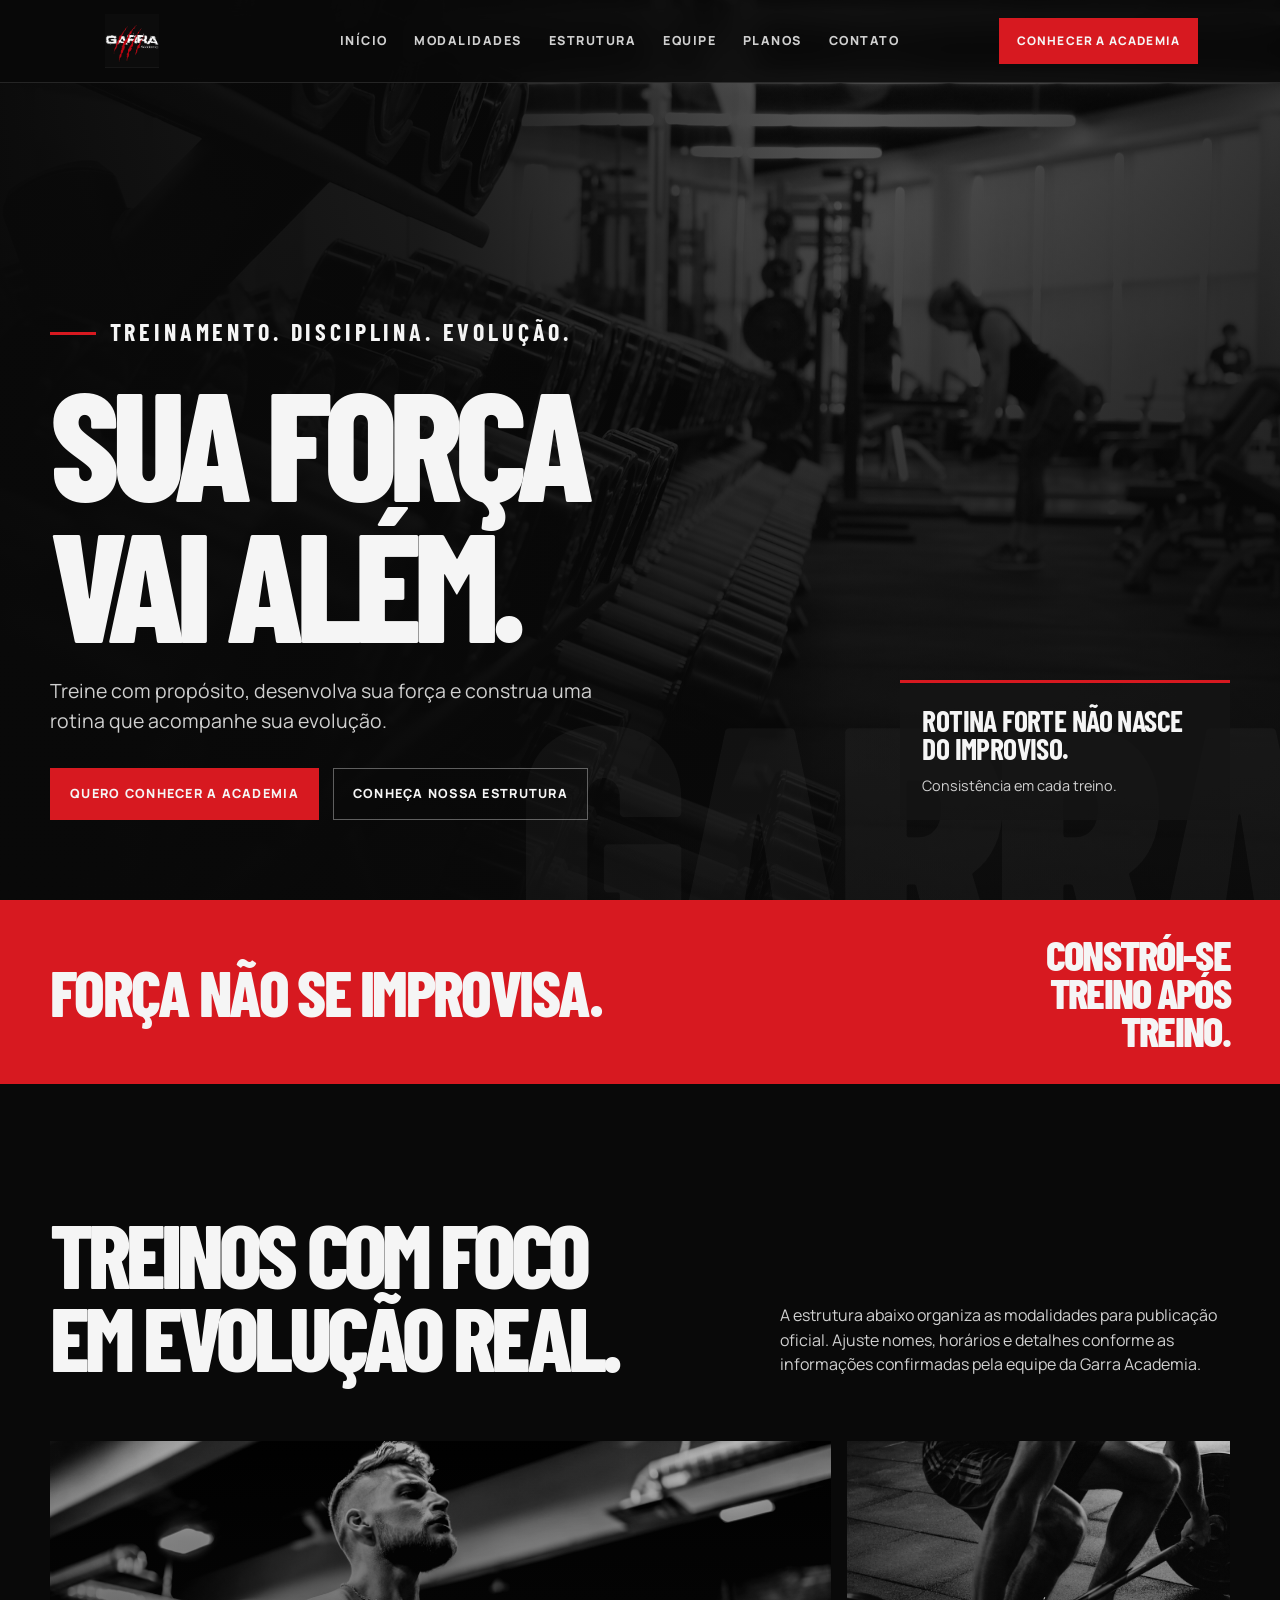
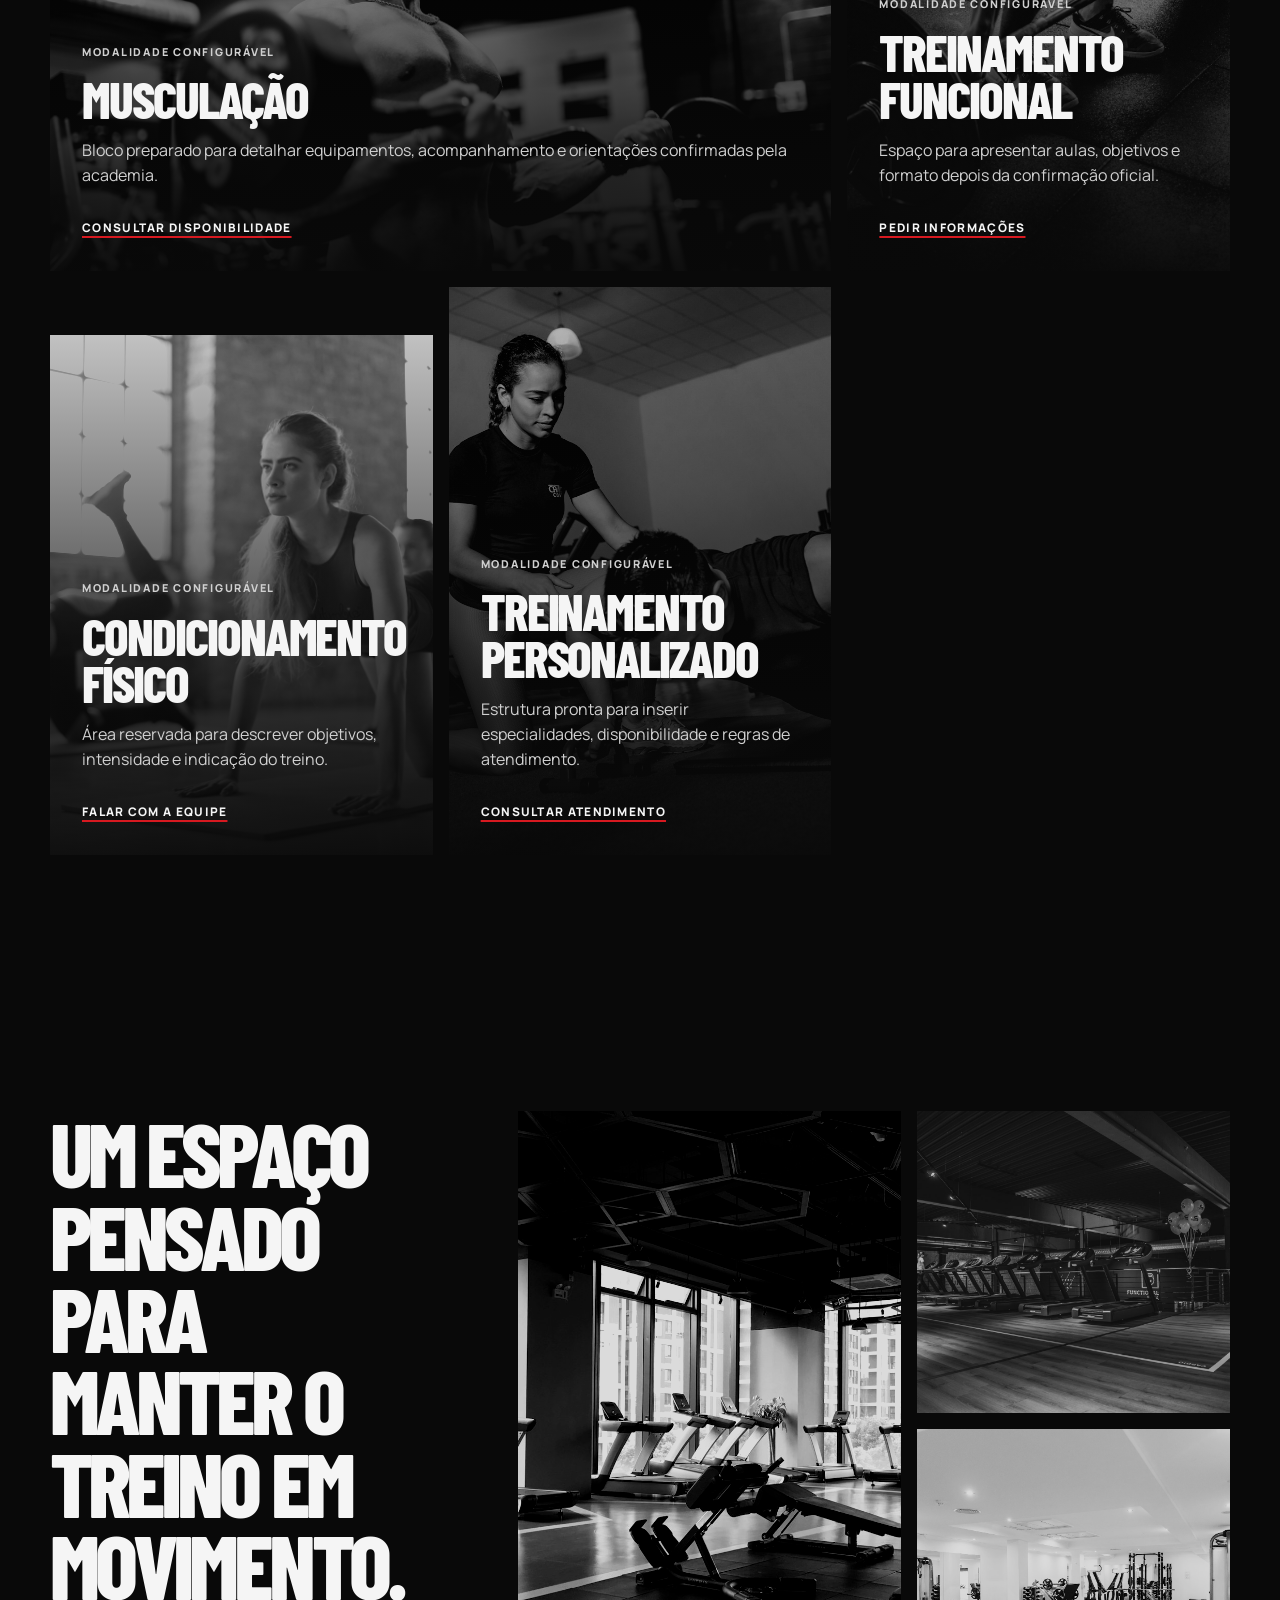
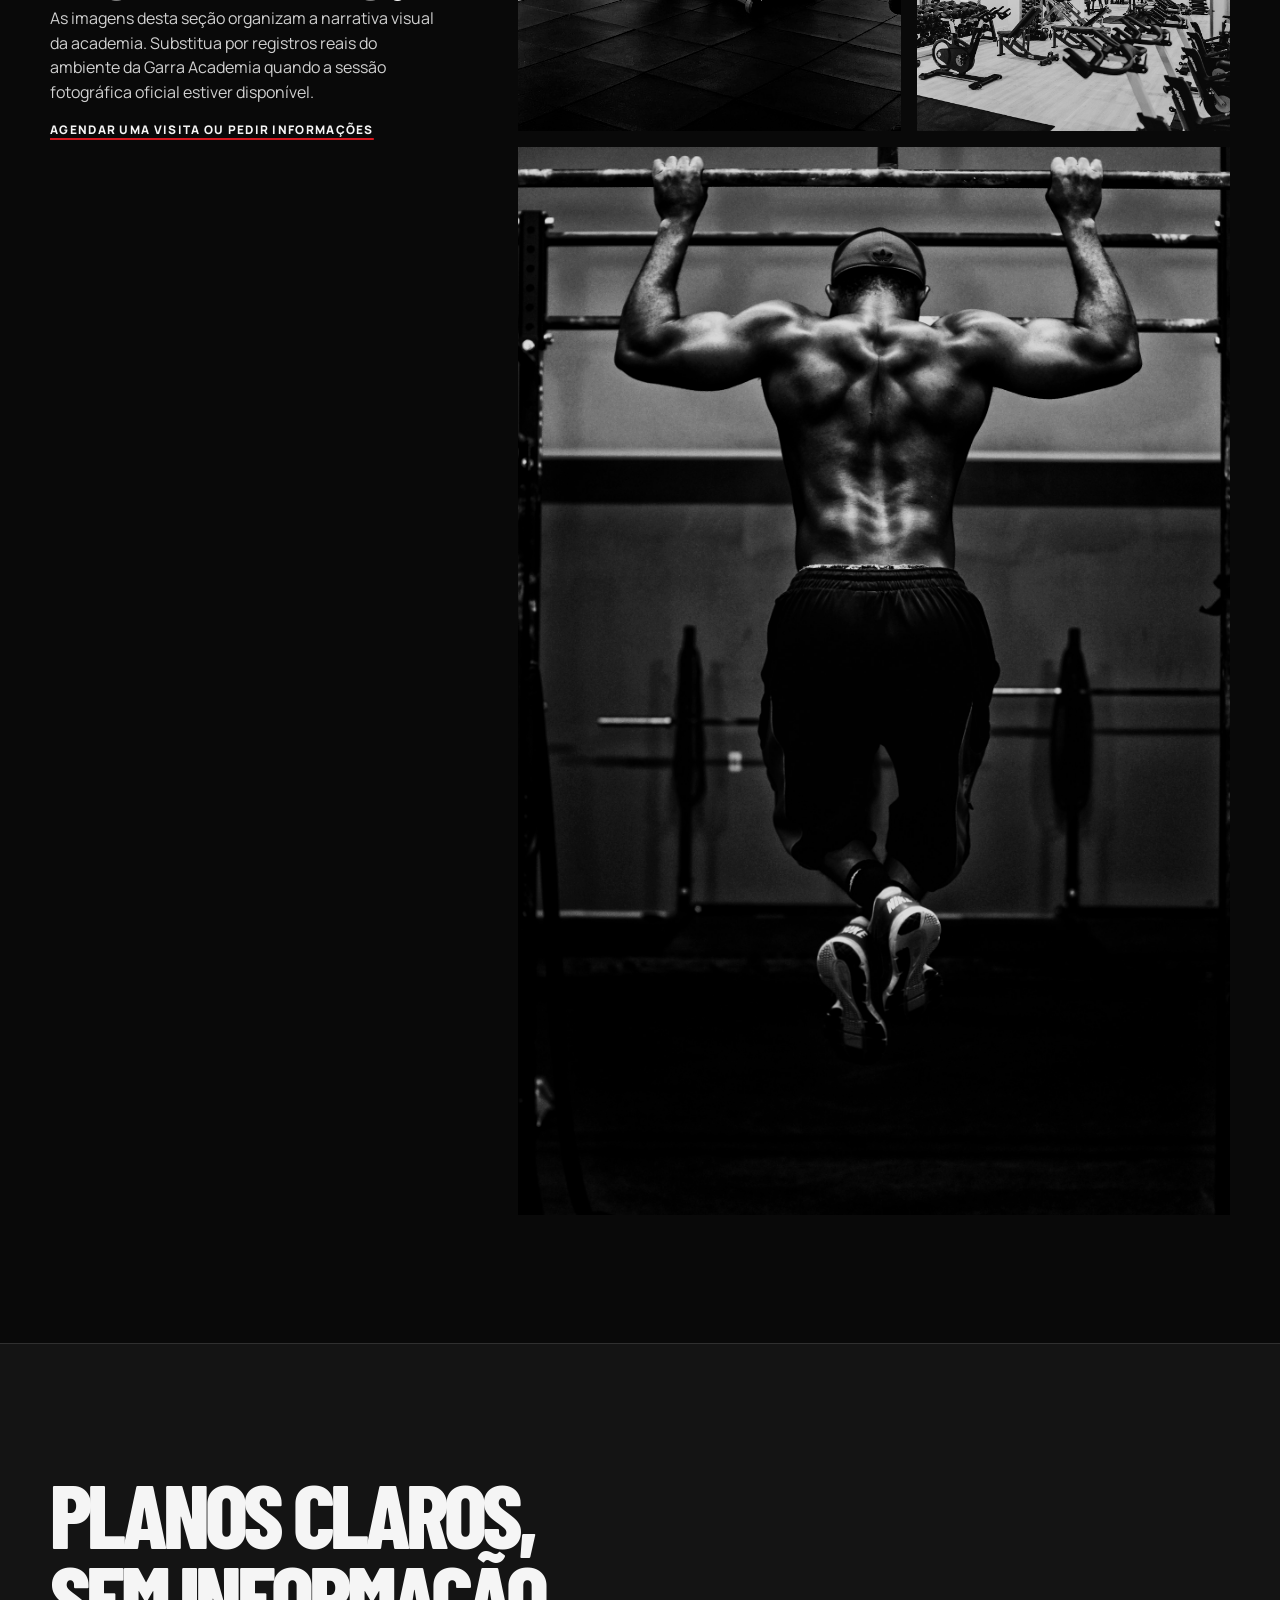
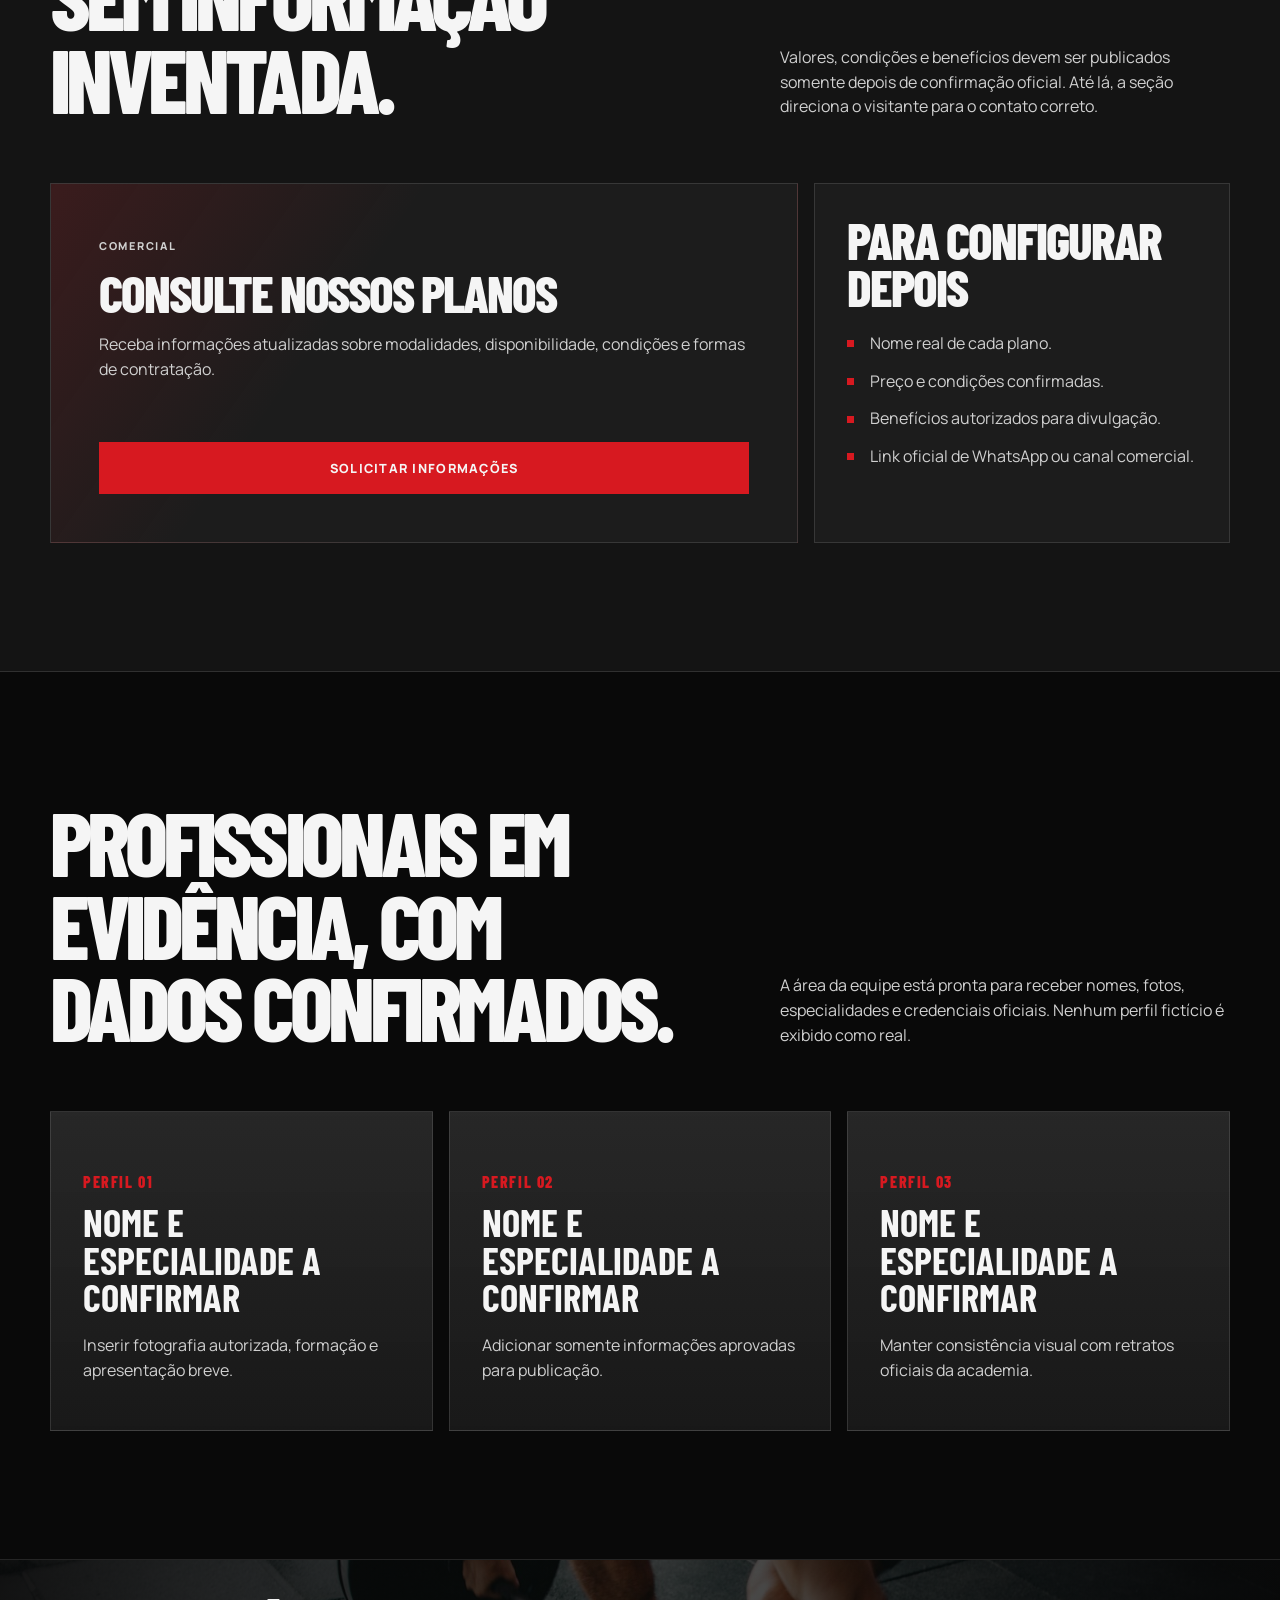
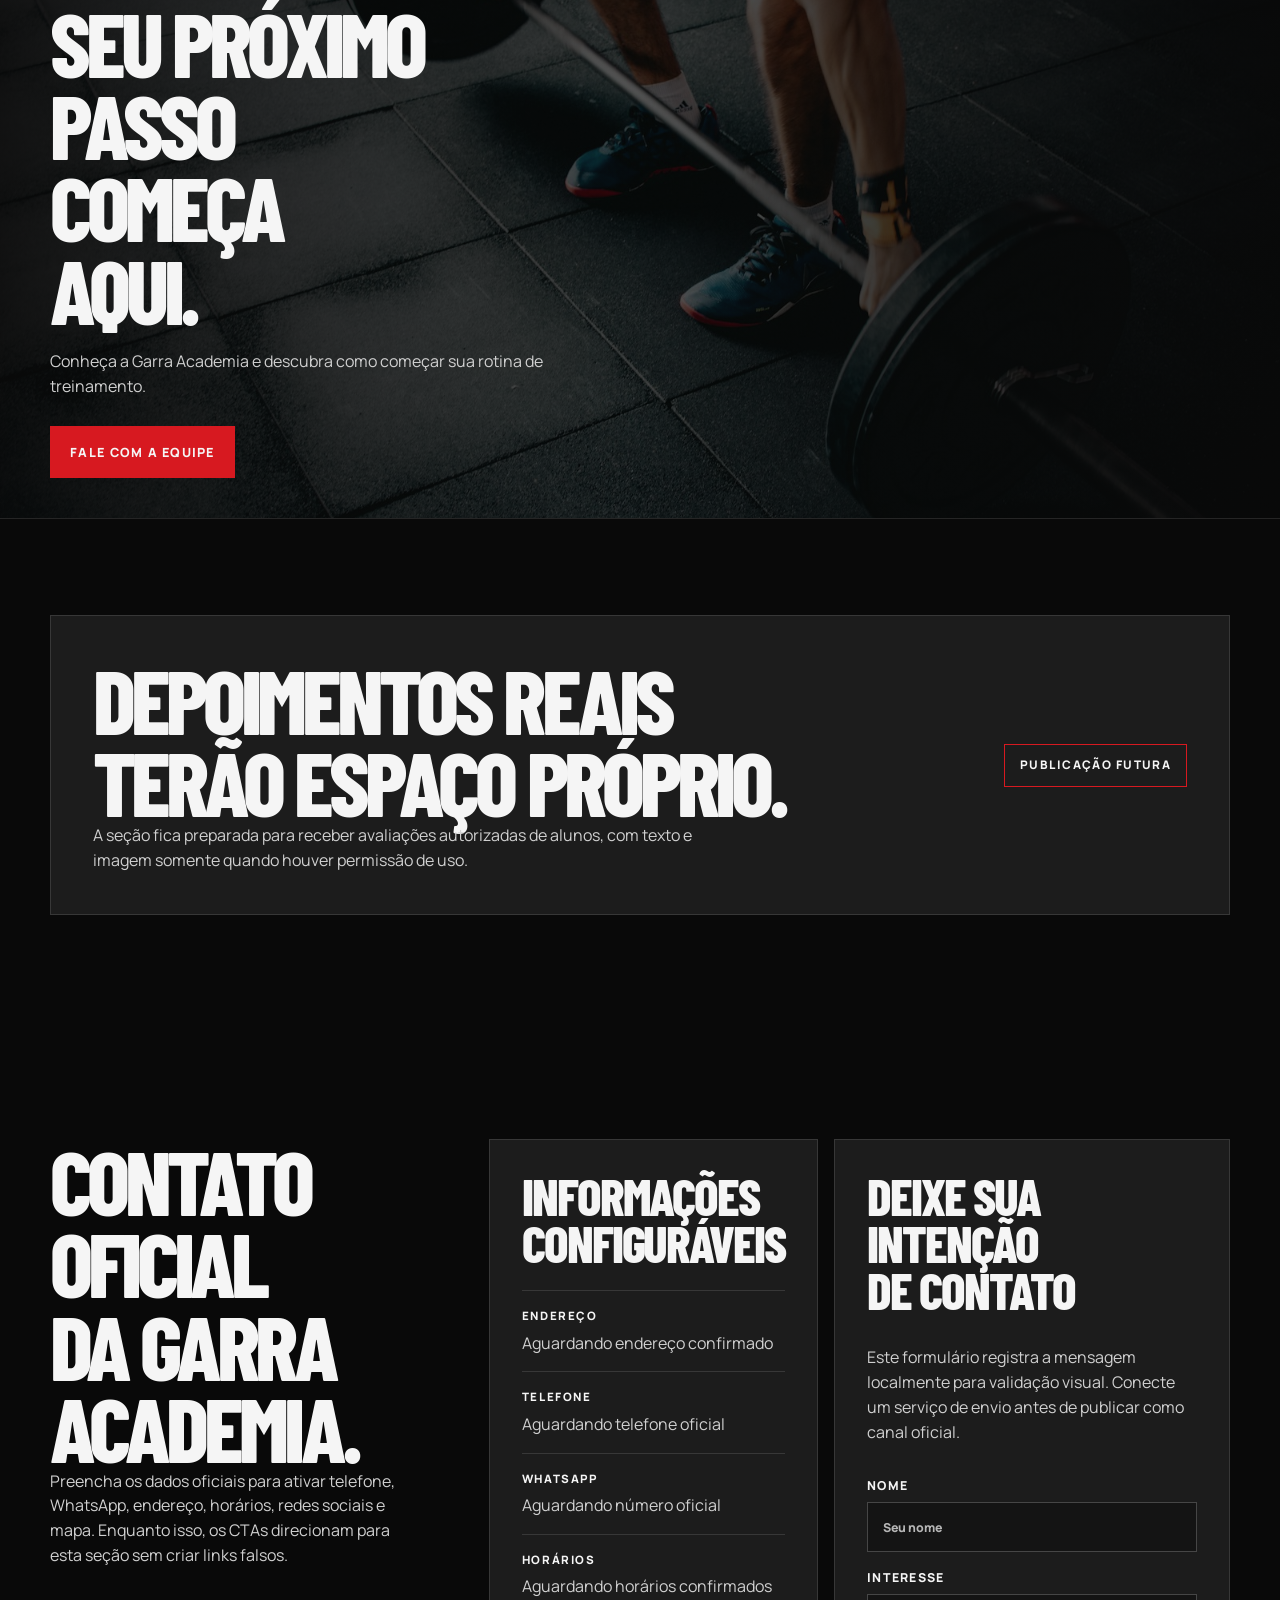
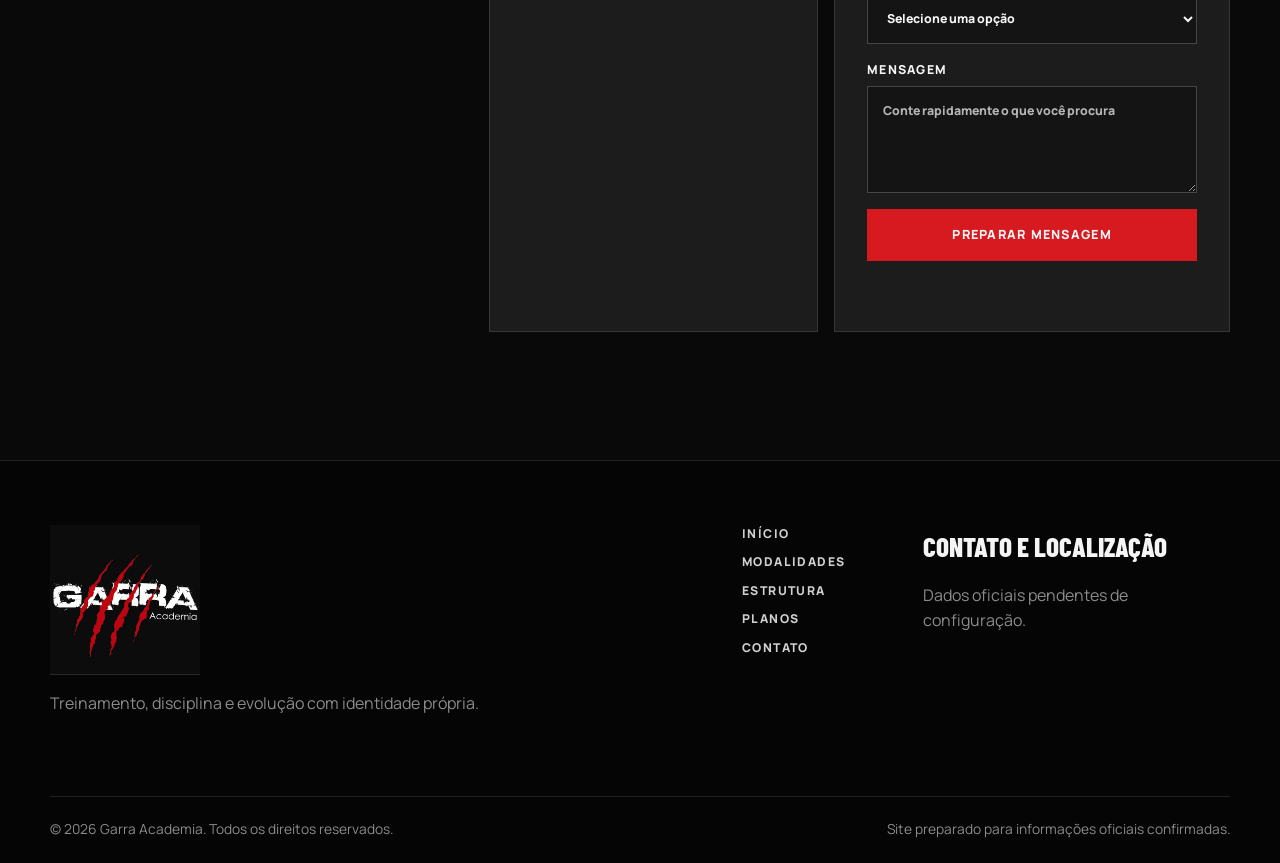
<file: index.html>
<!doctype html>
<html lang="pt-BR">
  <head>
    <meta charset="UTF-8" />
    <meta name="viewport" content="width=device-width, initial-scale=1.0" />
    <title>Garra Academia | Treinamento, disciplina e evolução</title>
    <meta
      name="description"
      content="Site institucional da Garra Academia. Conheça a estrutura, modalidades, equipe e canais de contato oficiais."
    />
    <meta name="theme-color" content="#090909" />
    <meta property="og:title" content="Garra Academia" />
    <meta
      property="og:description"
      content="Treine com propósito, desenvolva sua força e construa uma rotina de evolução."
    />
    <meta property="og:type" content="website" />
    <link rel="preconnect" href="https://fonts.googleapis.com" />
    <link rel="preconnect" href="https://fonts.gstatic.com" crossorigin />
    <link
      href="https://fonts.googleapis.com/css2?family=Barlow+Condensed:wght@500;600;700;800&family=Manrope:wght@400;500;600;700;800&display=swap"
      rel="stylesheet"
    />
    <link rel="stylesheet" href="./styles.css" />
  </head>
  <body>
    <a class="skip-link" href="#conteudo">Ir para o conteúdo</a>

    <header class="site-header" data-header>
      <div class="header-inner">
        <a class="brand-mark" href="#inicio" aria-label="Garra Academia - Início">
          <img src="/assets/logo-garra.webp" alt="Logotipo oficial da Garra Academia" />
        </a>

        <nav class="desktop-nav" aria-label="Navegação principal">
          <a href="#inicio">Início</a>
          <a href="#modalidades">Modalidades</a>
          <a href="#estrutura">Estrutura</a>
          <a href="#equipe">Equipe</a>
          <a href="#planos">Planos</a>
          <a href="#contato">Contato</a>
        </nav>

        <a class="header-cta" href="#contato">Conhecer a academia</a>

        <button class="menu-toggle" type="button" aria-expanded="false" aria-controls="mobile-menu" data-menu-toggle>
          <span class="menu-toggle__line"></span>
          <span class="menu-toggle__line"></span>
          <span class="menu-toggle__line"></span>
          <span class="sr-only">Abrir menu</span>
        </button>
      </div>

      <nav class="mobile-nav" id="mobile-menu" aria-label="Navegação mobile" data-mobile-menu>
        <a href="#inicio">Início</a>
        <a href="#modalidades">Modalidades</a>
        <a href="#estrutura">Estrutura</a>
        <a href="#equipe">Equipe</a>
        <a href="#planos">Planos</a>
        <a href="#contato">Contato</a>
        <a class="mobile-nav__cta" href="#contato">Solicitar aula experimental</a>
      </nav>
    </header>

    <main id="conteudo">
      <section class="hero" id="inicio" aria-labelledby="hero-title">
        <div class="hero-media" aria-hidden="true">
          <img src="/assets/hero-academia.jpg" alt="" />
        </div>
        <div class="hero-grid">
          <div class="hero-copy">
            <p class="hero-statement">Treinamento. Disciplina. Evolução.</p>
            <h1 id="hero-title">Sua força<br />vai além.</h1>
            <p class="hero-description">
              Treine com propósito, desenvolva sua força e construa uma rotina que acompanhe sua evolução.
            </p>
            <div class="hero-actions" aria-label="Ações principais">
              <a class="btn btn--primary" href="#contato">Quero conhecer a academia</a>
              <a class="btn btn--secondary" href="#estrutura">Conheça nossa estrutura</a>
            </div>
          </div>

          <aside class="hero-panel" aria-label="Essência da Garra Academia">
            <p>Rotina forte não nasce do improviso.</p>
            <span>Consistência em cada treino.</span>
          </aside>
        </div>
      </section>

      <section class="identity-band" aria-label="Mensagem institucional">
        <p>Força não se improvisa.</p>
        <strong>Constrói-se treino após treino.</strong>
      </section>

      <section class="section section--modalities" id="modalidades" aria-labelledby="modalidades-title">
        <div class="section-heading section-heading--split">
          <div>
            <h2 id="modalidades-title">Treinos com foco em evolução real.</h2>
          </div>
          <p>
            A estrutura abaixo organiza as modalidades para publicação oficial. Ajuste nomes, horários e detalhes conforme as informações confirmadas pela equipe da Garra Academia.
          </p>
        </div>

        <div class="modality-layout" data-config-list="modalities">
          <article class="modality-card modality-card--wide">
            <a class="modality-card__image" href="#contato" aria-label="Consultar informações sobre musculação">
              <img src="/assets/modalidade-musculacao.jpg" alt="Pessoa treinando em ambiente de musculação" loading="lazy" />
            </a>
            <div class="modality-card__content">
              <span class="card-tag">Modalidade configurável</span>
              <h3>Musculação</h3>
              <p>Bloco preparado para detalhar equipamentos, acompanhamento e orientações confirmadas pela academia.</p>
              <a href="#contato">Consultar disponibilidade</a>
            </div>
          </article>

          <article class="modality-card">
            <a class="modality-card__image" href="#contato" aria-label="Consultar informações sobre treinamento funcional">
              <img src="/assets/modalidade-funcional.jpg" alt="Treino funcional com movimento e condicionamento" loading="lazy" />
            </a>
            <div class="modality-card__content">
              <span class="card-tag">Modalidade configurável</span>
              <h3>Treinamento funcional</h3>
              <p>Espaço para apresentar aulas, objetivos e formato depois da confirmação oficial.</p>
              <a href="#contato">Pedir informações</a>
            </div>
          </article>

          <article class="modality-card modality-card--tall">
            <a class="modality-card__image" href="#contato" aria-label="Consultar informações sobre condicionamento físico">
              <img src="/assets/modalidade-condicionamento.jpg" alt="Atleta em treino de condicionamento físico" loading="lazy" />
            </a>
            <div class="modality-card__content">
              <span class="card-tag">Modalidade configurável</span>
              <h3>Condicionamento físico</h3>
              <p>Área reservada para descrever objetivos, intensidade e indicação do treino.</p>
              <a href="#contato">Falar com a equipe</a>
            </div>
          </article>

          <article class="modality-card">
            <a class="modality-card__image" href="#contato" aria-label="Consultar informações sobre treinamento personalizado">
              <img src="/assets/modalidade-personal.jpg" alt="Treinamento personalizado com orientação profissional" loading="lazy" />
            </a>
            <div class="modality-card__content">
              <span class="card-tag">Modalidade configurável</span>
              <h3>Treinamento personalizado</h3>
              <p>Estrutura pronta para inserir especialidades, disponibilidade e regras de atendimento.</p>
              <a href="#contato">Consultar atendimento</a>
            </div>
          </article>
        </div>
      </section>

      <section class="section structure" id="estrutura" aria-labelledby="estrutura-title">
        <div class="structure-copy">
          <h2 id="estrutura-title">Um espaço pensado para manter o treino em movimento.</h2>
          <p>
            As imagens desta seção organizam a narrativa visual da academia. Substitua por registros reais do ambiente da Garra Academia quando a sessão fotográfica oficial estiver disponível.
          </p>
          <a class="text-link" href="#contato">Agendar uma visita ou pedir informações</a>
        </div>

        <div class="structure-gallery" aria-label="Galeria da estrutura da academia">
          <figure class="structure-gallery__main">
            <img src="/assets/estrutura-geral.jpg" alt="Área de treino com equipamentos de academia" loading="lazy" />
          </figure>
          <figure>
            <img src="/assets/estrutura-halteres.jpg" alt="Halteres organizados para treino de força" loading="lazy" />
          </figure>
          <figure>
            <img src="/assets/estrutura-maquinas.jpg" alt="Máquinas e equipamentos de treinamento" loading="lazy" />
          </figure>
          <figure class="structure-gallery__detail">
            <img src="/assets/detalhe-barra.jpg" alt="Detalhe de barra e equipamentos de musculação" loading="lazy" />
          </figure>
        </div>
      </section>

      <section class="section plans" id="planos" aria-labelledby="planos-title">
        <div class="plans-heading">
          <h2 id="planos-title">Planos claros, sem informação inventada.</h2>
          <p>
            Valores, condições e benefícios devem ser publicados somente depois de confirmação oficial. Até lá, a seção direciona o visitante para o contato correto.
          </p>
        </div>

        <div class="plans-grid">
          <article class="plan-card plan-card--feature">
            <div>
              <span class="card-tag">Comercial</span>
              <h3>Consulte nossos planos</h3>
              <p>Receba informações atualizadas sobre modalidades, disponibilidade, condições e formas de contratação.</p>
            </div>
            <a class="btn btn--primary" href="#contato">Solicitar informações</a>
          </article>

          <article class="plan-note">
            <h3>Para configurar depois</h3>
            <ul>
              <li>Nome real de cada plano.</li>
              <li>Preço e condições confirmadas.</li>
              <li>Benefícios autorizados para divulgação.</li>
              <li>Link oficial de WhatsApp ou canal comercial.</li>
            </ul>
          </article>
        </div>
      </section>

      <section class="section team" id="equipe" aria-labelledby="equipe-title">
        <div class="section-heading section-heading--split">
          <h2 id="equipe-title">Profissionais em evidência, com dados confirmados.</h2>
          <p>
            A área da equipe está pronta para receber nomes, fotos, especialidades e credenciais oficiais. Nenhum perfil fictício é exibido como real.
          </p>
        </div>

        <div class="team-placeholder" role="list" aria-label="Campos preparados para equipe">
          <div class="team-slot" role="listitem">
            <span>Perfil 01</span>
            <strong>Nome e especialidade a confirmar</strong>
            <p>Inserir fotografia autorizada, formação e apresentação breve.</p>
          </div>
          <div class="team-slot" role="listitem">
            <span>Perfil 02</span>
            <strong>Nome e especialidade a confirmar</strong>
            <p>Adicionar somente informações aprovadas para publicação.</p>
          </div>
          <div class="team-slot" role="listitem">
            <span>Perfil 03</span>
            <strong>Nome e especialidade a confirmar</strong>
            <p>Manter consistência visual com retratos oficiais da academia.</p>
          </div>
        </div>
      </section>

      <section class="conversion" aria-labelledby="conversion-title">
        <div class="conversion-media" aria-hidden="true">
          <img src="/assets/cta-treino.jpg" alt="" loading="lazy" />
        </div>
        <div class="conversion-content">
          <h2 id="conversion-title">Seu próximo passo começa aqui.</h2>
          <p>Conheça a Garra Academia e descubra como começar sua rotina de treinamento.</p>
          <a class="btn btn--primary" href="#contato">Fale com a equipe</a>
        </div>
      </section>

      <section class="section testimonials" aria-labelledby="depoimentos-title">
        <div class="testimonial-shell">
          <div>
            <h2 id="depoimentos-title">Depoimentos reais terão espaço próprio.</h2>
            <p>
              A seção fica preparada para receber avaliações autorizadas de alunos, com texto e imagem somente quando houver permissão de uso.
            </p>
          </div>
          <span aria-hidden="true">Publicação futura</span>
        </div>
      </section>

      <section class="section contact" id="contato" aria-labelledby="contato-title">
        <div class="contact-copy">
          <h2 id="contato-title">Contato oficial da Garra Academia.</h2>
          <p>
            Preencha os dados oficiais para ativar telefone, WhatsApp, endereço, horários, redes sociais e mapa. Enquanto isso, os CTAs direcionam para esta seção sem criar links falsos.
          </p>
        </div>

        <div class="contact-grid">
          <article class="contact-card">
            <h3>Informações configuráveis</h3>
            <dl>
              <div>
                <dt>Endereço</dt>
                <dd>Aguardando endereço confirmado</dd>
              </div>
              <div>
                <dt>Telefone</dt>
                <dd>Aguardando telefone oficial</dd>
              </div>
              <div>
                <dt>WhatsApp</dt>
                <dd>Aguardando número oficial</dd>
              </div>
              <div>
                <dt>Horários</dt>
                <dd>Aguardando horários confirmados</dd>
              </div>
            </dl>
          </article>

          <form class="contact-form" aria-label="Formulário de intenção de contato" data-contact-form>
            <h3>Deixe sua intenção de contato</h3>
            <p>Este formulário registra a mensagem localmente para validação visual. Conecte um serviço de envio antes de publicar como canal oficial.</p>
            <label>
              Nome
              <input type="text" name="name" autocomplete="name" placeholder="Seu nome" required />
            </label>
            <label>
              Interesse
              <select name="interest" required>
                <option value="">Selecione uma opção</option>
                <option value="plans">Planos</option>
                <option value="visit">Visita à estrutura</option>
                <option value="classes">Modalidades</option>
              </select>
            </label>
            <label>
              Mensagem
              <textarea name="message" rows="4" placeholder="Conte rapidamente o que você procura"></textarea>
            </label>
            <button class="btn btn--primary" type="submit">Preparar mensagem</button>
            <p class="form-feedback" role="status" aria-live="polite" data-form-feedback></p>
          </form>
        </div>
      </section>
    </main>

    <footer class="site-footer">
      <div class="footer-grid">
        <div class="footer-brand">
          <img src="/assets/logo-garra.webp" alt="Logotipo oficial da Garra Academia" />
          <p>Treinamento, disciplina e evolução com identidade própria.</p>
        </div>
        <nav aria-label="Navegação do rodapé">
          <a href="#inicio">Início</a>
          <a href="#modalidades">Modalidades</a>
          <a href="#estrutura">Estrutura</a>
          <a href="#planos">Planos</a>
          <a href="#contato">Contato</a>
        </nav>
        <div class="footer-contact">
          <span>Contato e localização</span>
          <p>Dados oficiais pendentes de configuração.</p>
        </div>
      </div>
      <div class="footer-bottom">
        <p>© <span data-current-year></span> Garra Academia. Todos os direitos reservados.</p>
        <p>Site preparado para informações oficiais confirmadas.</p>
      </div>
    </footer>

    <script src="./script.js"></script>
  </body>
</html>
</file>
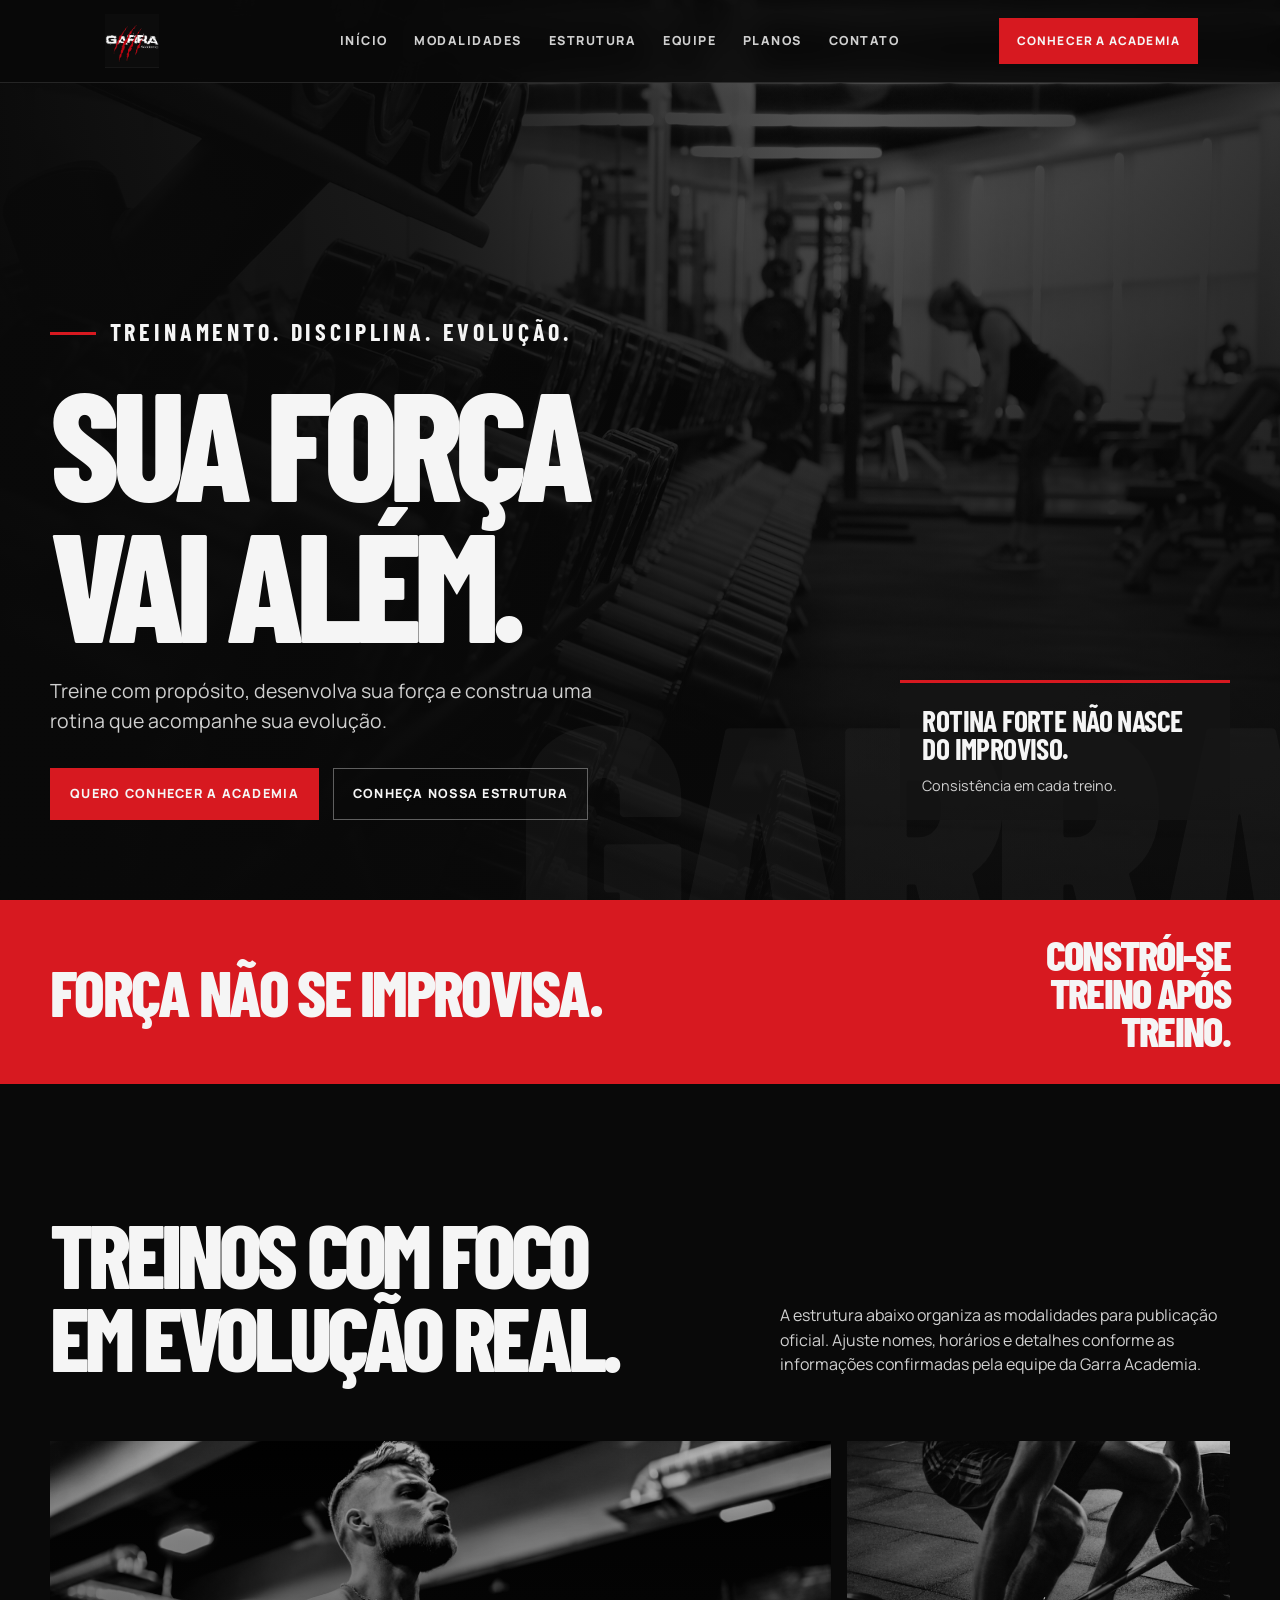
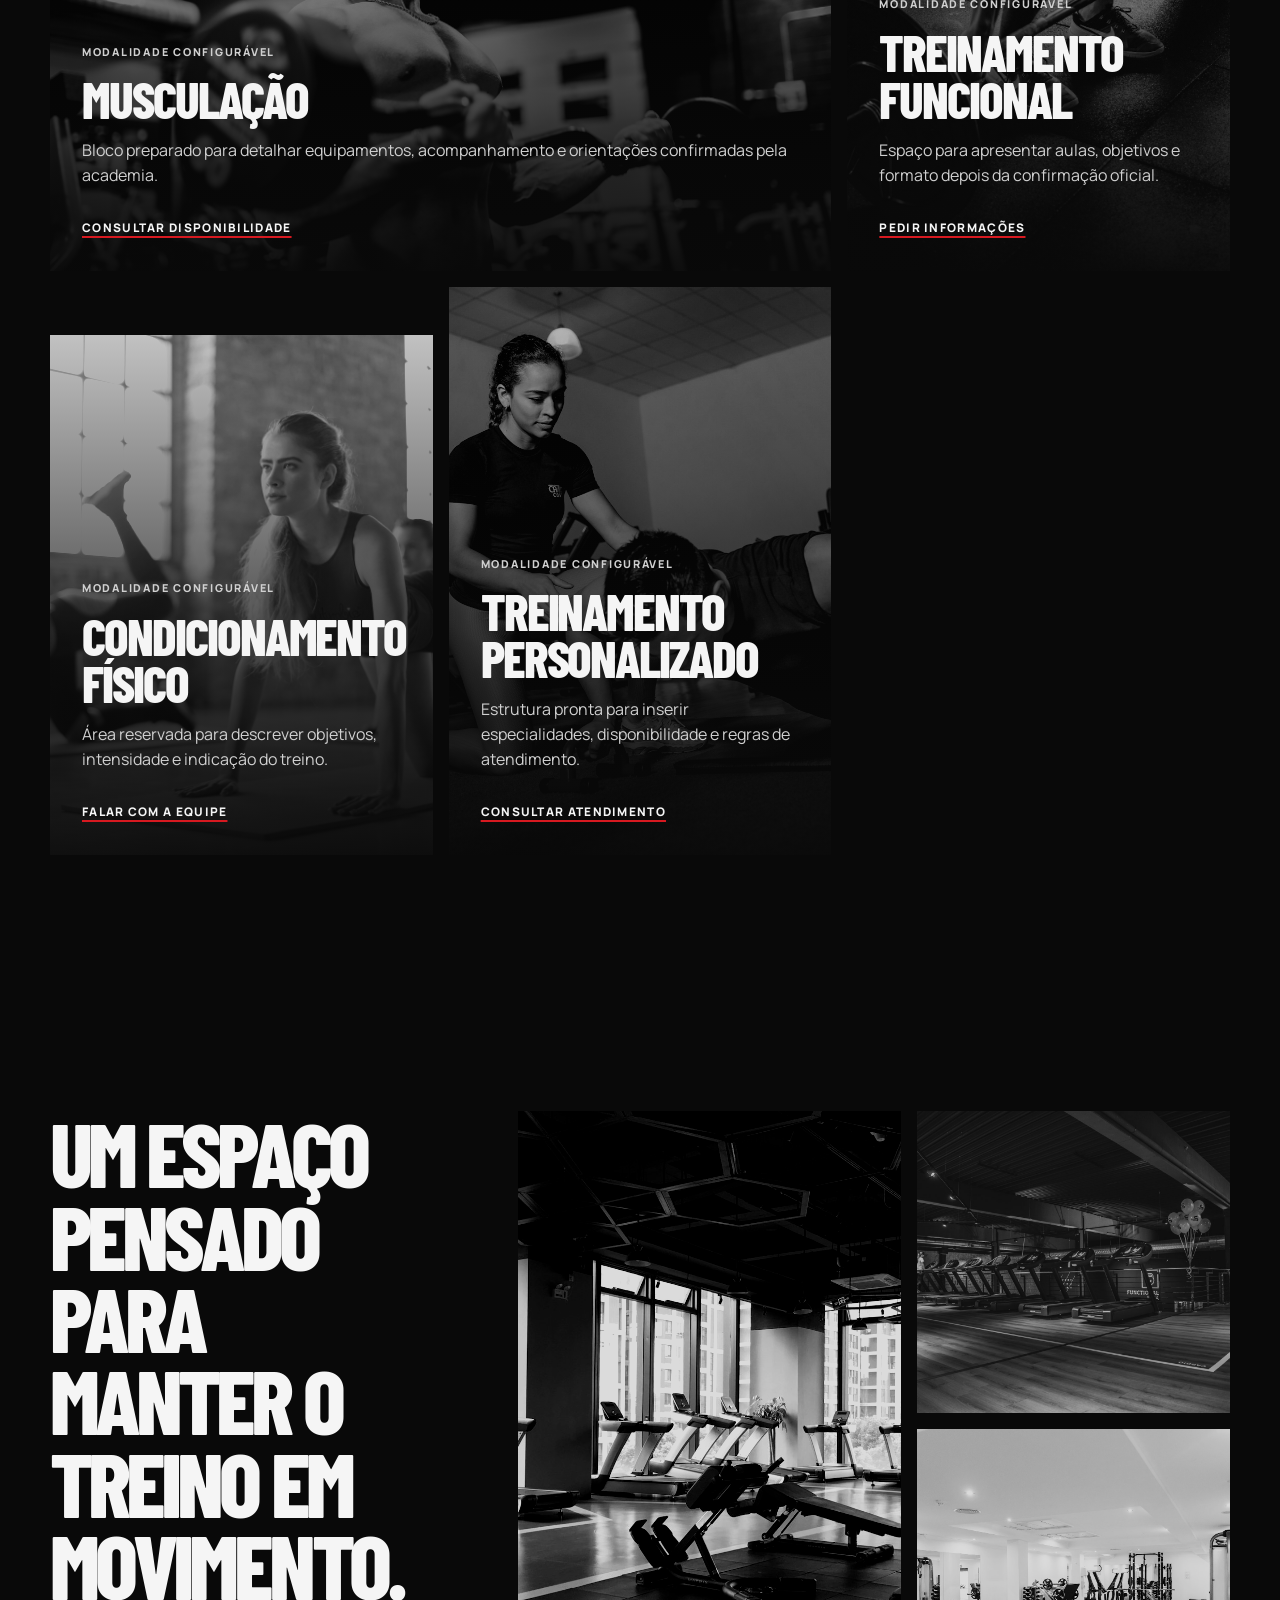
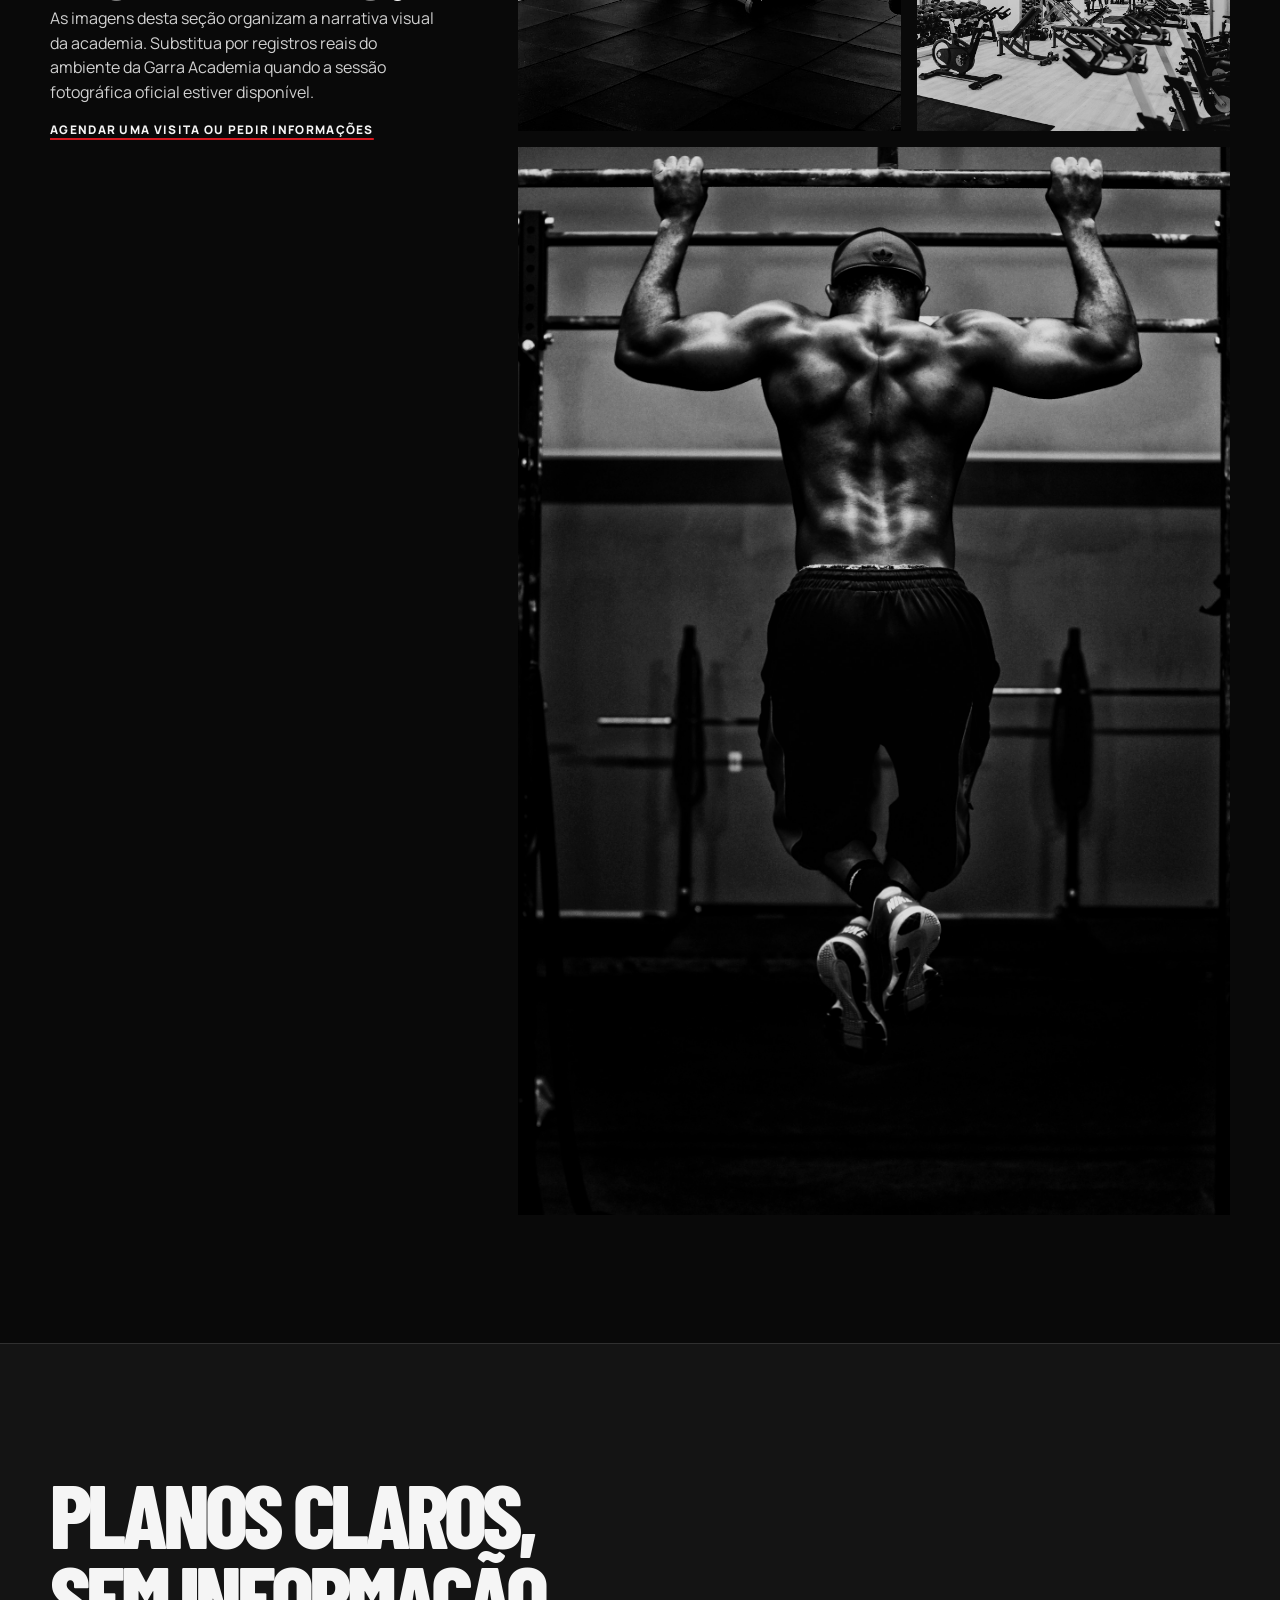
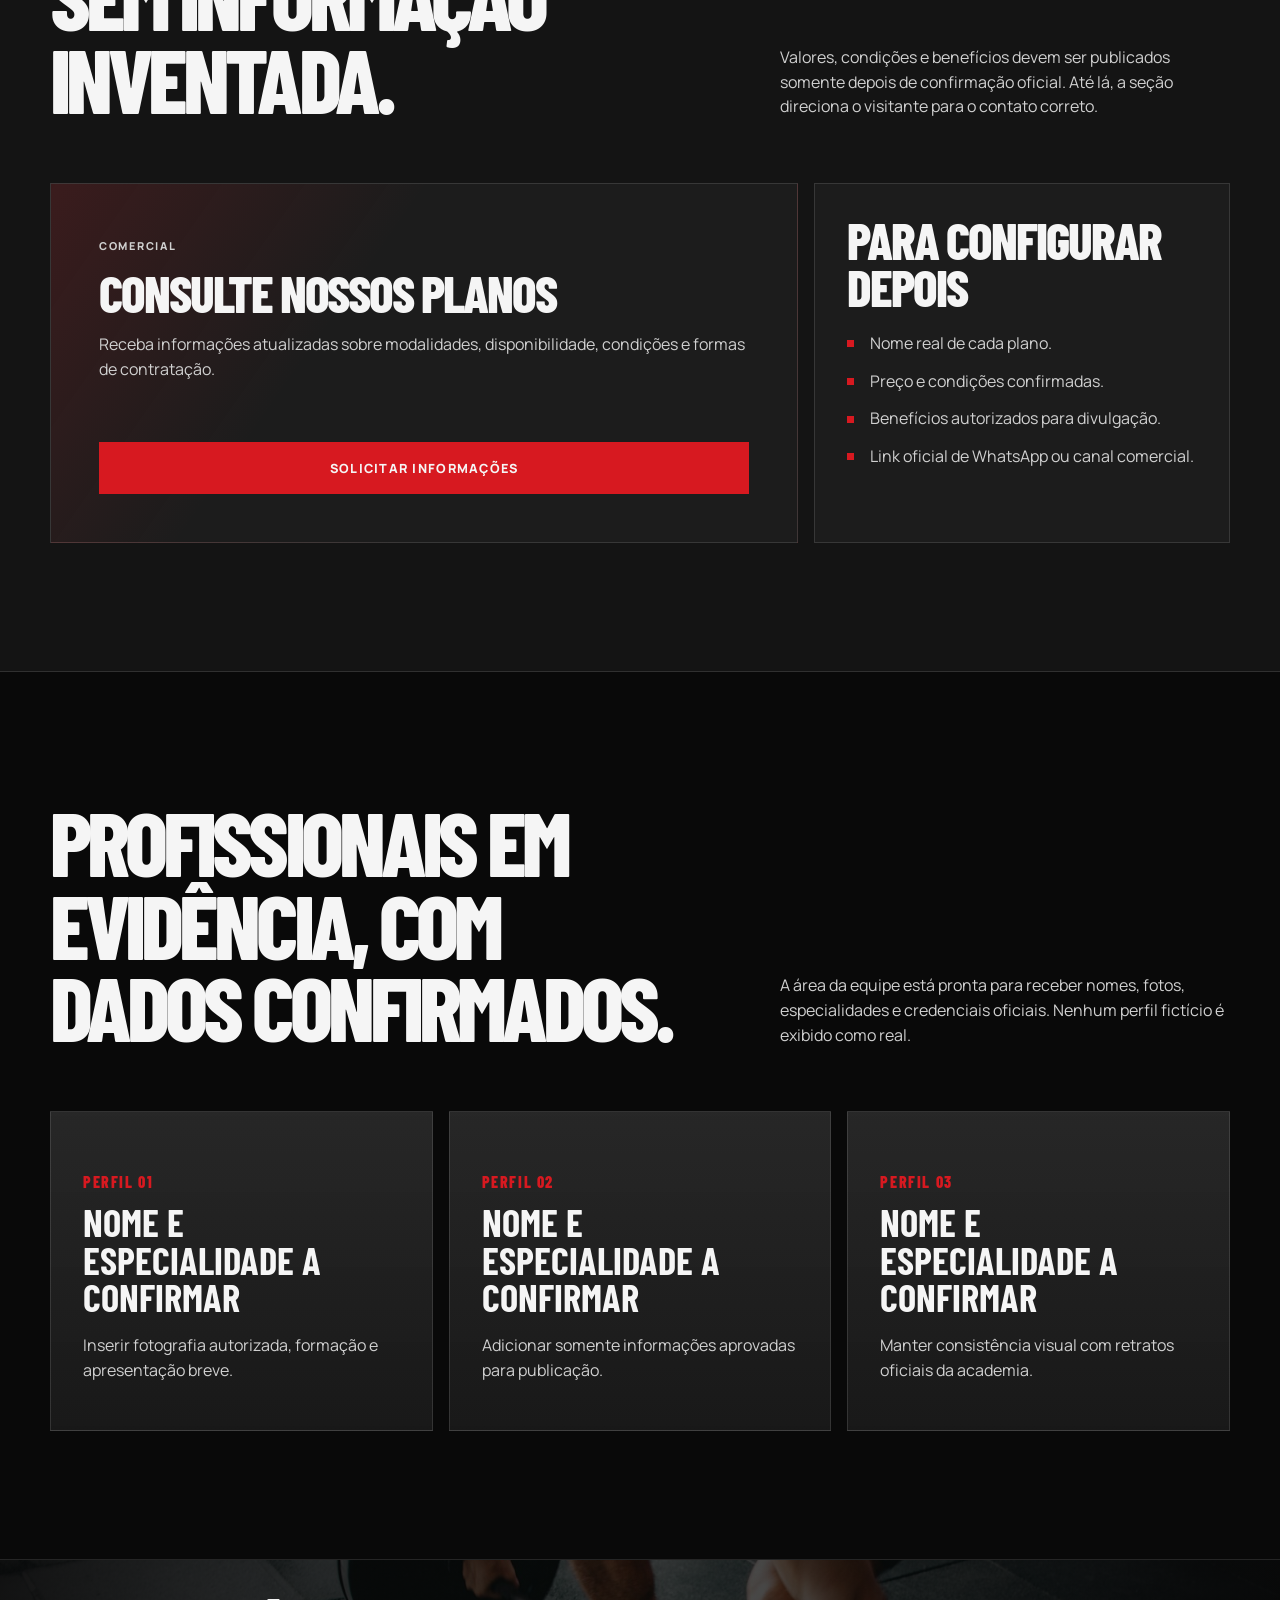
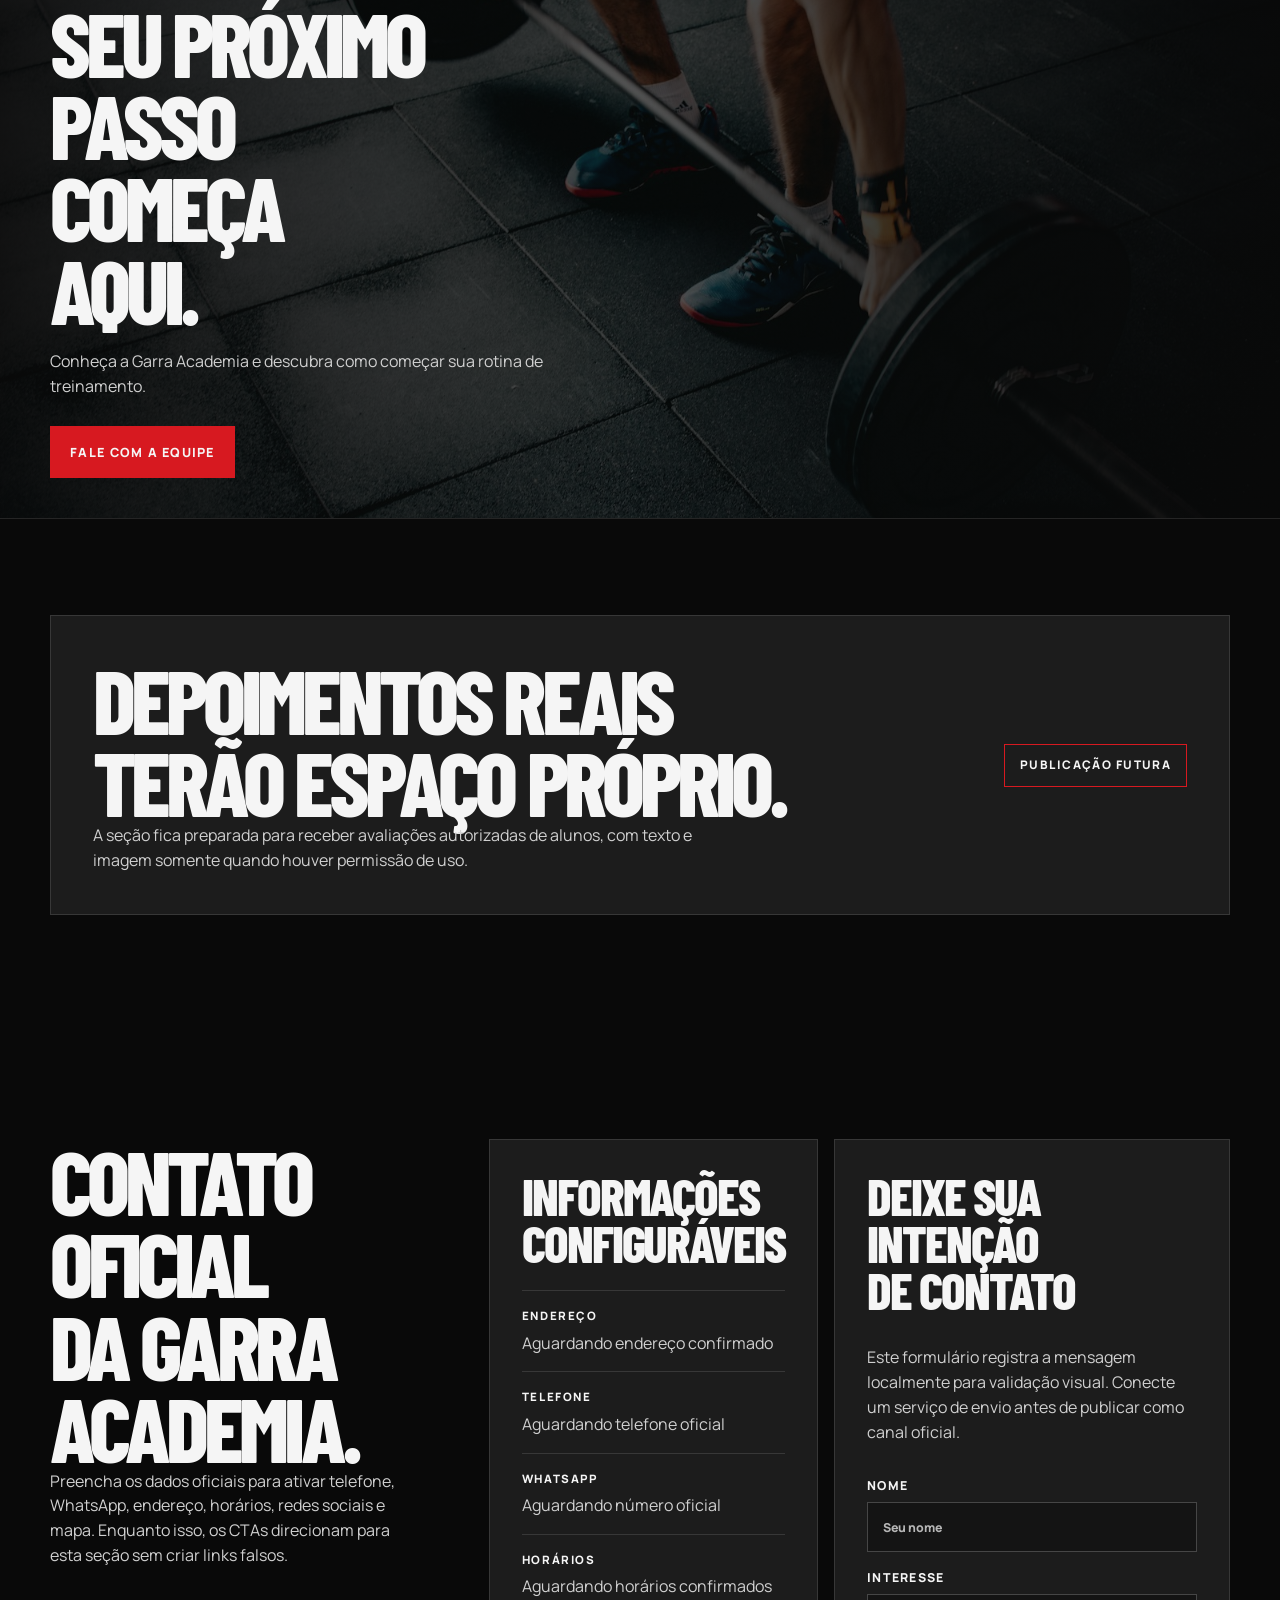
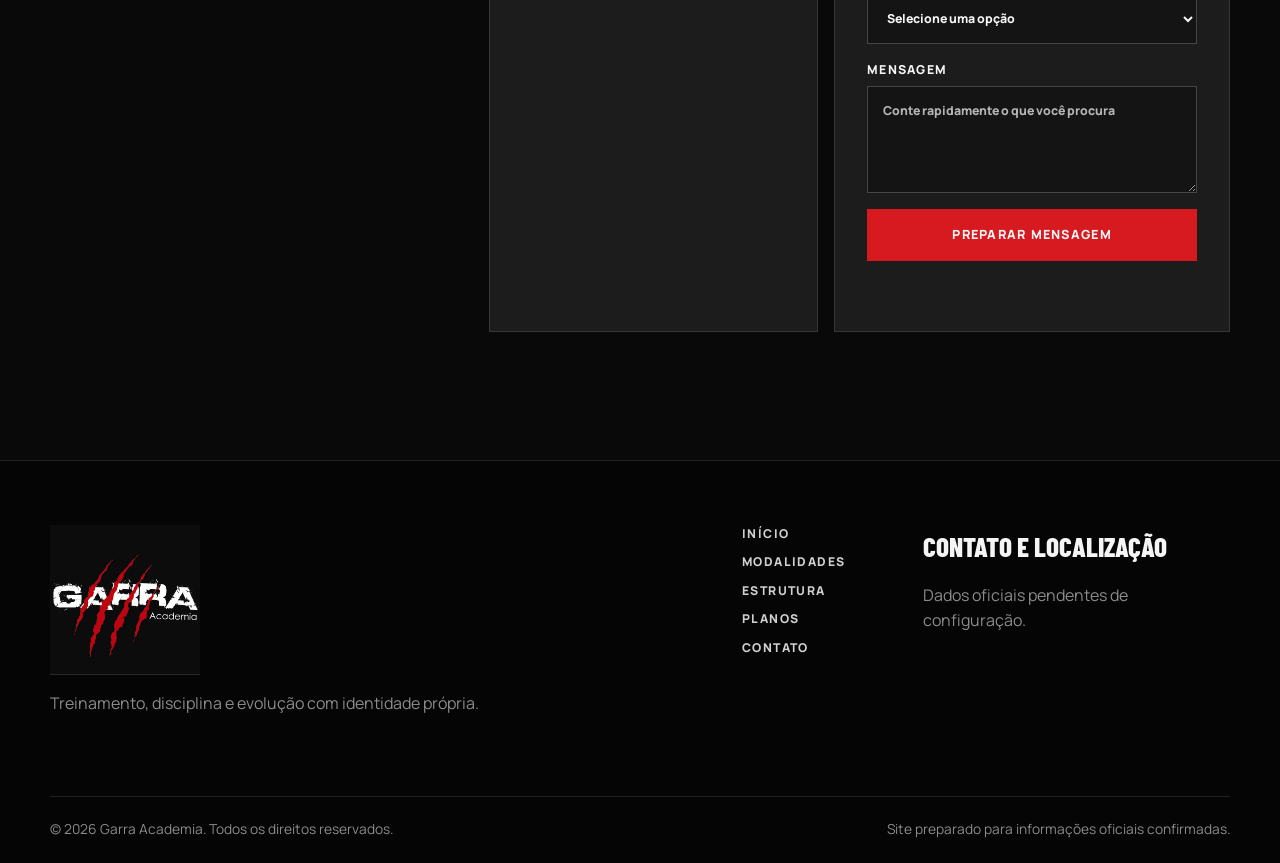
<file: site/index.html>
<!doctype html>
<html lang="pt-BR">
  <head>
    <meta charset="UTF-8" />
    <meta name="viewport" content="width=device-width, initial-scale=1.0" />
    <title>Garra Academia | Treinamento, disciplina e evolução</title>
    <meta
      name="description"
      content="Site institucional da Garra Academia. Conheça a estrutura, modalidades, equipe e canais de contato oficiais."
    />
    <meta name="theme-color" content="#090909" />
    <meta property="og:title" content="Garra Academia" />
    <meta
      property="og:description"
      content="Treine com propósito, desenvolva sua força e construa uma rotina de evolução."
    />
    <meta property="og:type" content="website" />
    <link rel="preconnect" href="https://fonts.googleapis.com" />
    <link rel="preconnect" href="https://fonts.gstatic.com" crossorigin />
    <link
      href="https://fonts.googleapis.com/css2?family=Barlow+Condensed:wght@500;600;700;800&family=Manrope:wght@400;500;600;700;800&display=swap"
      rel="stylesheet"
    />
    <link rel="stylesheet" href="./styles.css" />
  </head>
  <body>
    <a class="skip-link" href="#conteudo">Ir para o conteúdo</a>

    <header class="site-header" data-header>
      <div class="header-inner">
        <a class="brand-mark" href="#inicio" aria-label="Garra Academia - Início">
          <img src="./public/img/logo-garra.webp" alt="Logotipo oficial da Garra Academia" />
        </a>

        <nav class="desktop-nav" aria-label="Navegação principal">
          <a href="#inicio">Início</a>
          <a href="#modalidades">Modalidades</a>
          <a href="#estrutura">Estrutura</a>
          <a href="#equipe">Equipe</a>
          <a href="#planos">Planos</a>
          <a href="#contato">Contato</a>
        </nav>

        <a class="header-cta" href="#contato">Conhecer a academia</a>

        <button class="menu-toggle" type="button" aria-expanded="false" aria-controls="mobile-menu" data-menu-toggle>
          <span class="menu-toggle__line"></span>
          <span class="menu-toggle__line"></span>
          <span class="menu-toggle__line"></span>
          <span class="sr-only">Abrir menu</span>
        </button>
      </div>

      <nav class="mobile-nav" id="mobile-menu" aria-label="Navegação mobile" data-mobile-menu>
        <a href="#inicio">Início</a>
        <a href="#modalidades">Modalidades</a>
        <a href="#estrutura">Estrutura</a>
        <a href="#equipe">Equipe</a>
        <a href="#planos">Planos</a>
        <a href="#contato">Contato</a>
        <a class="mobile-nav__cta" href="#contato">Solicitar aula experimental</a>
      </nav>
    </header>

    <main id="conteudo">
      <section class="hero" id="inicio" aria-labelledby="hero-title">
        <div class="hero-media" aria-hidden="true">
          <img src="./public/img/hero-academia.jpg" alt="" />
        </div>
        <div class="hero-grid">
          <div class="hero-copy">
            <p class="hero-statement">Treinamento. Disciplina. Evolução.</p>
            <h1 id="hero-title">Sua força<br />vai além.</h1>
            <p class="hero-description">
              Treine com propósito, desenvolva sua força e construa uma rotina que acompanhe sua evolução.
            </p>
            <div class="hero-actions" aria-label="Ações principais">
              <a class="btn btn--primary" href="#contato">Quero conhecer a academia</a>
              <a class="btn btn--secondary" href="#estrutura">Conheça nossa estrutura</a>
            </div>
          </div>

          <aside class="hero-panel" aria-label="Essência da Garra Academia">
            <p>Rotina forte não nasce do improviso.</p>
            <span>Consistência em cada treino.</span>
          </aside>
        </div>
      </section>

      <section class="identity-band" aria-label="Mensagem institucional">
        <p>Força não se improvisa.</p>
        <strong>Constrói-se treino após treino.</strong>
      </section>

      <section class="section section--modalities" id="modalidades" aria-labelledby="modalidades-title">
        <div class="section-heading section-heading--split">
          <div>
            <h2 id="modalidades-title">Treinos com foco em evolução real.</h2>
          </div>
          <p>
            A estrutura abaixo organiza as modalidades para publicação oficial. Ajuste nomes, horários e detalhes conforme as informações confirmadas pela equipe da Garra Academia.
          </p>
        </div>

        <div class="modality-layout" data-config-list="modalities">
          <article class="modality-card modality-card--wide">
            <a class="modality-card__image" href="#contato" aria-label="Consultar informações sobre musculação">
              <img src="./public/img/modalidade-musculacao.jpg" alt="Pessoa treinando em ambiente de musculação" loading="lazy" />
            </a>
            <div class="modality-card__content">
              <span class="card-tag">Modalidade configurável</span>
              <h3>Musculação</h3>
              <p>Bloco preparado para detalhar equipamentos, acompanhamento e orientações confirmadas pela academia.</p>
              <a href="#contato">Consultar disponibilidade</a>
            </div>
          </article>

          <article class="modality-card">
            <a class="modality-card__image" href="#contato" aria-label="Consultar informações sobre treinamento funcional">
              <img src="./public/img/modalidade-funcional.jpg" alt="Treino funcional com movimento e condicionamento" loading="lazy" />
            </a>
            <div class="modality-card__content">
              <span class="card-tag">Modalidade configurável</span>
              <h3>Treinamento funcional</h3>
              <p>Espaço para apresentar aulas, objetivos e formato depois da confirmação oficial.</p>
              <a href="#contato">Pedir informações</a>
            </div>
          </article>

          <article class="modality-card modality-card--tall">
            <a class="modality-card__image" href="#contato" aria-label="Consultar informações sobre condicionamento físico">
              <img src="./public/img/modalidade-condicionamento.jpg" alt="Atleta em treino de condicionamento físico" loading="lazy" />
            </a>
            <div class="modality-card__content">
              <span class="card-tag">Modalidade configurável</span>
              <h3>Condicionamento físico</h3>
              <p>Área reservada para descrever objetivos, intensidade e indicação do treino.</p>
              <a href="#contato">Falar com a equipe</a>
            </div>
          </article>

          <article class="modality-card">
            <a class="modality-card__image" href="#contato" aria-label="Consultar informações sobre treinamento personalizado">
              <img src="./public/img/modalidade-personal.jpg" alt="Treinamento personalizado com orientação profissional" loading="lazy" />
            </a>
            <div class="modality-card__content">
              <span class="card-tag">Modalidade configurável</span>
              <h3>Treinamento personalizado</h3>
              <p>Estrutura pronta para inserir especialidades, disponibilidade e regras de atendimento.</p>
              <a href="#contato">Consultar atendimento</a>
            </div>
          </article>
        </div>
      </section>

      <section class="section structure" id="estrutura" aria-labelledby="estrutura-title">
        <div class="structure-copy">
          <h2 id="estrutura-title">Um espaço pensado para manter o treino em movimento.</h2>
          <p>
            As imagens desta seção organizam a narrativa visual da academia. Substitua por registros reais do ambiente da Garra Academia quando a sessão fotográfica oficial estiver disponível.
          </p>
          <a class="text-link" href="#contato">Agendar uma visita ou pedir informações</a>
        </div>

        <div class="structure-gallery" aria-label="Galeria da estrutura da academia">
          <figure class="structure-gallery__main">
            <img src="./public/img/estrutura-geral.jpg" alt="Área de treino com equipamentos de academia" loading="lazy" />
          </figure>
          <figure>
            <img src="./public/img/estrutura-halteres.jpg" alt="Halteres organizados para treino de força" loading="lazy" />
          </figure>
          <figure>
            <img src="./public/img/estrutura-maquinas.jpg" alt="Máquinas e equipamentos de treinamento" loading="lazy" />
          </figure>
          <figure class="structure-gallery__detail">
            <img src="./public/img/detalhe-barra.jpg" alt="Detalhe de barra e equipamentos de musculação" loading="lazy" />
          </figure>
        </div>
      </section>

      <section class="section plans" id="planos" aria-labelledby="planos-title">
        <div class="plans-heading">
          <h2 id="planos-title">Planos claros, sem informação inventada.</h2>
          <p>
            Valores, condições e benefícios devem ser publicados somente depois de confirmação oficial. Até lá, a seção direciona o visitante para o contato correto.
          </p>
        </div>

        <div class="plans-grid">
          <article class="plan-card plan-card--feature">
            <div>
              <span class="card-tag">Comercial</span>
              <h3>Consulte nossos planos</h3>
              <p>Receba informações atualizadas sobre modalidades, disponibilidade, condições e formas de contratação.</p>
            </div>
            <a class="btn btn--primary" href="#contato">Solicitar informações</a>
          </article>

          <article class="plan-note">
            <h3>Para configurar depois</h3>
            <ul>
              <li>Nome real de cada plano.</li>
              <li>Preço e condições confirmadas.</li>
              <li>Benefícios autorizados para divulgação.</li>
              <li>Link oficial de WhatsApp ou canal comercial.</li>
            </ul>
          </article>
        </div>
      </section>

      <section class="section team" id="equipe" aria-labelledby="equipe-title">
        <div class="section-heading section-heading--split">
          <h2 id="equipe-title">Profissionais em evidência, com dados confirmados.</h2>
          <p>
            A área da equipe está pronta para receber nomes, fotos, especialidades e credenciais oficiais. Nenhum perfil fictício é exibido como real.
          </p>
        </div>

        <div class="team-placeholder" role="list" aria-label="Campos preparados para equipe">
          <div class="team-slot" role="listitem">
            <span>Perfil 01</span>
            <strong>Nome e especialidade a confirmar</strong>
            <p>Inserir fotografia autorizada, formação e apresentação breve.</p>
          </div>
          <div class="team-slot" role="listitem">
            <span>Perfil 02</span>
            <strong>Nome e especialidade a confirmar</strong>
            <p>Adicionar somente informações aprovadas para publicação.</p>
          </div>
          <div class="team-slot" role="listitem">
            <span>Perfil 03</span>
            <strong>Nome e especialidade a confirmar</strong>
            <p>Manter consistência visual com retratos oficiais da academia.</p>
          </div>
        </div>
      </section>

      <section class="conversion" aria-labelledby="conversion-title">
        <div class="conversion-media" aria-hidden="true">
          <img src="./public/img/cta-treino.jpg" alt="" loading="lazy" />
        </div>
        <div class="conversion-content">
          <h2 id="conversion-title">Seu próximo passo começa aqui.</h2>
          <p>Conheça a Garra Academia e descubra como começar sua rotina de treinamento.</p>
          <a class="btn btn--primary" href="#contato">Fale com a equipe</a>
        </div>
      </section>

      <section class="section testimonials" aria-labelledby="depoimentos-title">
        <div class="testimonial-shell">
          <div>
            <h2 id="depoimentos-title">Depoimentos reais terão espaço próprio.</h2>
            <p>
              A seção fica preparada para receber avaliações autorizadas de alunos, com texto e imagem somente quando houver permissão de uso.
            </p>
          </div>
          <span aria-hidden="true">Publicação futura</span>
        </div>
      </section>

      <section class="section contact" id="contato" aria-labelledby="contato-title">
        <div class="contact-copy">
          <h2 id="contato-title">Contato oficial da Garra Academia.</h2>
          <p>
            Preencha os dados oficiais para ativar telefone, WhatsApp, endereço, horários, redes sociais e mapa. Enquanto isso, os CTAs direcionam para esta seção sem criar links falsos.
          </p>
        </div>

        <div class="contact-grid">
          <article class="contact-card">
            <h3>Informações configuráveis</h3>
            <dl>
              <div>
                <dt>Endereço</dt>
                <dd>Aguardando endereço confirmado</dd>
              </div>
              <div>
                <dt>Telefone</dt>
                <dd>Aguardando telefone oficial</dd>
              </div>
              <div>
                <dt>WhatsApp</dt>
                <dd>Aguardando número oficial</dd>
              </div>
              <div>
                <dt>Horários</dt>
                <dd>Aguardando horários confirmados</dd>
              </div>
            </dl>
          </article>

          <form class="contact-form" aria-label="Formulário de intenção de contato" data-contact-form>
            <h3>Deixe sua intenção de contato</h3>
            <p>Este formulário registra a mensagem localmente para validação visual. Conecte um serviço de envio antes de publicar como canal oficial.</p>
            <label>
              Nome
              <input type="text" name="name" autocomplete="name" placeholder="Seu nome" required />
            </label>
            <label>
              Interesse
              <select name="interest" required>
                <option value="">Selecione uma opção</option>
                <option value="plans">Planos</option>
                <option value="visit">Visita à estrutura</option>
                <option value="classes">Modalidades</option>
              </select>
            </label>
            <label>
              Mensagem
              <textarea name="message" rows="4" placeholder="Conte rapidamente o que você procura"></textarea>
            </label>
            <button class="btn btn--primary" type="submit">Preparar mensagem</button>
            <p class="form-feedback" role="status" aria-live="polite" data-form-feedback></p>
          </form>
        </div>
      </section>
    </main>

    <footer class="site-footer">
      <div class="footer-grid">
        <div class="footer-brand">
          <img src="./public/img/logo-garra.webp" alt="Logotipo oficial da Garra Academia" />
          <p>Treinamento, disciplina e evolução com identidade própria.</p>
        </div>
        <nav aria-label="Navegação do rodapé">
          <a href="#inicio">Início</a>
          <a href="#modalidades">Modalidades</a>
          <a href="#estrutura">Estrutura</a>
          <a href="#planos">Planos</a>
          <a href="#contato">Contato</a>
        </nav>
        <div class="footer-contact">
          <span>Contato e localização</span>
          <p>Dados oficiais pendentes de configuração.</p>
        </div>
      </div>
      <div class="footer-bottom">
        <p>© <span data-current-year></span> Garra Academia. Todos os direitos reservados.</p>
        <p>Site preparado para informações oficiais confirmadas.</p>
      </div>
    </footer>

    <script src="./script.js"></script>
  </body>
</html>
</file>
<file: styles.css>
:root {
  --black: #090909;
  --black-2: #141414;
  --surface: #1c1c1c;
  --white: #f5f5f5;
  --gray-100: #d0d0d0;
  --gray-400: #8b8b8b;
  --red: #d71920;
  --red-dark: #a80f17;
  --red-deep: #760d13;
  --line: rgba(245, 245, 245, 0.12);
  --line-strong: rgba(245, 245, 245, 0.22);
  --max: 1180px;
  --header-h: 82px;
  --font-display: "Barlow Condensed", "Arial Narrow", sans-serif;
  --font-body: "Manrope", system-ui, -apple-system, BlinkMacSystemFont, "Segoe UI", sans-serif;
  color-scheme: dark;
}

* {
  box-sizing: border-box;
}

html {
  scroll-behavior: smooth;
  scroll-padding-top: var(--header-h);
}

body {
  margin: 0;
  background: var(--black);
  color: var(--white);
  font-family: var(--font-body);
  line-height: 1.55;
  overflow-x: hidden;
}

body.is-menu-open {
  overflow: hidden;
}

::selection {
  background: var(--red);
  color: var(--white);
}

::-webkit-scrollbar {
  width: 11px;
}

::-webkit-scrollbar-track {
  background: var(--black-2);
}

::-webkit-scrollbar-thumb {
  background: var(--red-deep);
  border: 3px solid var(--black-2);
}

a {
  color: inherit;
  text-decoration: none;
}

img {
  display: block;
  width: 100%;
  height: auto;
}

button,
input,
select,
textarea {
  font: inherit;
}

button,
a,
input,
select,
textarea {
  -webkit-tap-highlight-color: transparent;
}

:focus-visible {
  outline: 2px solid var(--red);
  outline-offset: 4px;
}

.skip-link {
  position: fixed;
  left: 1rem;
  top: 1rem;
  z-index: 100;
  transform: translateY(-140%);
  background: var(--red);
  color: var(--white);
  padding: 0.75rem 1rem;
  font-weight: 800;
  text-transform: uppercase;
  letter-spacing: 0.04em;
}

.skip-link:focus {
  transform: translateY(0);
}

.sr-only {
  position: absolute;
  width: 1px;
  height: 1px;
  padding: 0;
  margin: -1px;
  overflow: hidden;
  clip: rect(0, 0, 0, 0);
  white-space: nowrap;
  border: 0;
}

.site-header {
  position: fixed;
  inset: 0 0 auto;
  z-index: 50;
  border-bottom: 1px solid var(--line);
  background: rgba(9, 9, 9, 0.86);
  backdrop-filter: blur(14px);
}

.header-inner {
  width: min(var(--max), calc(100% - 40px));
  min-height: var(--header-h);
  margin: 0 auto;
  display: grid;
  grid-template-columns: 190px 1fr auto auto;
  align-items: center;
  gap: 2rem;
}

.brand-mark {
  display: inline-flex;
  align-items: center;
  width: 164px;
}

.brand-mark img {
  max-height: 54px;
  object-fit: contain;
}

.desktop-nav {
  justify-self: center;
  display: flex;
  align-items: center;
  gap: clamp(1rem, 2.1vw, 2rem);
  color: var(--gray-100);
  font-size: 0.78rem;
  font-weight: 800;
  letter-spacing: 0.12em;
  text-transform: uppercase;
}

.desktop-nav a,
.site-footer nav a {
  position: relative;
}

.desktop-nav a::after,
.site-footer nav a::after {
  content: "";
  position: absolute;
  left: 0;
  right: 0;
  bottom: -0.45rem;
  height: 1px;
  transform: scaleX(0);
  transform-origin: right;
  background: var(--red);
  transition: transform 180ms ease;
}

.desktop-nav a:hover::after,
.site-footer nav a:hover::after {
  transform: scaleX(1);
  transform-origin: left;
}

.header-cta {
  border: 1px solid var(--red);
  background: var(--red);
  color: var(--white);
  padding: 0.78rem 1.05rem;
  font-size: 0.74rem;
  font-weight: 900;
  letter-spacing: 0.1em;
  text-transform: uppercase;
  transition: background 180ms ease, border-color 180ms ease, transform 180ms ease;
}

.header-cta:hover {
  transform: translateY(-1px);
  background: var(--red-dark);
  border-color: var(--red-dark);
}

.menu-toggle {
  display: none;
  width: 48px;
  height: 48px;
  border: 1px solid var(--line-strong);
  background: transparent;
  color: var(--white);
  padding: 0;
  place-items: center;
  cursor: pointer;
}

.menu-toggle__line {
  display: block;
  width: 20px;
  height: 2px;
  background: currentColor;
  margin: 3px auto;
  transition: transform 180ms ease, opacity 180ms ease;
}

.menu-toggle[aria-expanded="true"] .menu-toggle__line:nth-child(1) {
  transform: translateY(8px) rotate(45deg);
}

.menu-toggle[aria-expanded="true"] .menu-toggle__line:nth-child(2) {
  opacity: 0;
}

.menu-toggle[aria-expanded="true"] .menu-toggle__line:nth-child(3) {
  transform: translateY(-8px) rotate(-45deg);
}

.mobile-nav {
  display: none;
}

.hero {
  position: relative;
  min-height: 100svh;
  isolation: isolate;
  display: grid;
  align-items: stretch;
  background: var(--black);
  overflow: hidden;
}

.hero::before {
  content: "";
  position: absolute;
  inset: 0;
  z-index: -1;
  background:
    linear-gradient(90deg, rgba(9, 9, 9, 0.98) 0%, rgba(9, 9, 9, 0.86) 33%, rgba(9, 9, 9, 0.42) 66%, rgba(9, 9, 9, 0.68) 100%),
    linear-gradient(180deg, rgba(9, 9, 9, 0.14), rgba(9, 9, 9, 0.92));
}

.hero::after {
  content: "GARRA";
  position: absolute;
  right: -0.09em;
  bottom: -0.24em;
  z-index: -1;
  font-family: var(--font-display);
  font-size: clamp(10rem, 29vw, 32rem);
  font-weight: 800;
  letter-spacing: -0.06em;
  line-height: 0.8;
  color: rgba(245, 245, 245, 0.035);
  pointer-events: none;
}

.hero-media {
  position: absolute;
  inset: 0;
  z-index: -2;
}

.hero-media img {
  width: 100%;
  height: 100%;
  object-fit: cover;
  object-position: 62% center;
  filter: grayscale(1) contrast(1.16) brightness(0.72);
}

.hero-grid {
  width: min(var(--max), calc(100% - 40px));
  margin: 0 auto;
  padding: calc(var(--header-h) + 5rem) 0 5rem;
  display: grid;
  grid-template-columns: minmax(0, 0.96fr) minmax(260px, 0.54fr);
  align-items: end;
  gap: clamp(2rem, 6vw, 5rem);
}

.hero-copy {
  max-width: 720px;
}

.hero-statement {
  margin: 0 0 1.2rem;
  color: var(--white);
  font-family: var(--font-display);
  font-size: clamp(1.08rem, 2vw, 1.5rem);
  font-weight: 700;
  letter-spacing: 0.16em;
  text-transform: uppercase;
}

.hero-statement::before {
  content: "";
  display: inline-block;
  width: 46px;
  height: 3px;
  margin-right: 0.85rem;
  vertical-align: 0.26em;
  background: var(--red);
}

h1,
h2,
h3 {
  margin: 0;
  font-family: var(--font-display);
  line-height: 0.92;
  text-transform: uppercase;
  text-wrap: balance;
}

h1 {
  max-width: 8.2ch;
  font-size: clamp(5rem, 12vw, 10.2rem);
  font-weight: 800;
  letter-spacing: -0.055em;
}

.hero-description {
  max-width: 560px;
  margin: 1.45rem 0 0;
  color: var(--gray-100);
  font-size: clamp(1.02rem, 1.7vw, 1.22rem);
}

.hero-actions {
  display: flex;
  flex-wrap: wrap;
  gap: 0.85rem;
  margin-top: 2rem;
}

.btn {
  display: inline-flex;
  align-items: center;
  justify-content: center;
  min-height: 52px;
  padding: 0.9rem 1.2rem;
  border: 1px solid transparent;
  font-size: 0.79rem;
  font-weight: 900;
  letter-spacing: 0.1em;
  line-height: 1.2;
  text-transform: uppercase;
  transition: transform 180ms ease, background 180ms ease, border-color 180ms ease, color 180ms ease;
}

.btn:hover {
  transform: translateY(-2px);
}

.btn--primary {
  background: var(--red);
  border-color: var(--red);
  color: var(--white);
}

.btn--primary:hover {
  background: var(--red-dark);
  border-color: var(--red-dark);
}

.btn--secondary {
  background: rgba(9, 9, 9, 0.28);
  border-color: rgba(245, 245, 245, 0.36);
  color: var(--white);
}

.btn--secondary:hover {
  border-color: var(--red);
}

.hero-panel {
  border-top: 3px solid var(--red);
  background: rgba(20, 20, 20, 0.8);
  padding: 1.4rem;
  max-width: 330px;
  justify-self: end;
}

.hero-panel p {
  margin: 0 0 0.65rem;
  font-family: var(--font-display);
  font-size: 1.85rem;
  font-weight: 700;
  line-height: 0.96;
  letter-spacing: -0.02em;
  text-transform: uppercase;
}

.hero-panel span {
  color: var(--gray-100);
  font-size: 0.9rem;
}

.identity-band {
  display: grid;
  grid-template-columns: 1fr auto;
  align-items: center;
  gap: 2rem;
  padding: clamp(1.4rem, 3.5vw, 2.2rem) max(20px, calc((100vw - var(--max)) / 2));
  background: var(--red);
  color: var(--white);
}

.identity-band p,
.identity-band strong {
  margin: 0;
  font-family: var(--font-display);
  font-size: clamp(1.8rem, 5vw, 4.6rem);
  font-weight: 800;
  line-height: 0.9;
  letter-spacing: -0.04em;
  text-transform: uppercase;
}

.identity-band strong {
  max-width: 10ch;
  justify-self: end;
  text-align: right;
  font-size: clamp(1.35rem, 3.3vw, 3.35rem);
}

.section {
  width: min(var(--max), calc(100% - 40px));
  margin: 0 auto;
  padding: clamp(5rem, 10vw, 8rem) 0;
}

.section-heading {
  margin-bottom: clamp(2rem, 5vw, 4rem);
}

.section-heading--split {
  display: grid;
  grid-template-columns: minmax(0, 0.9fr) minmax(260px, 0.62fr);
  gap: clamp(2rem, 6vw, 5rem);
  align-items: end;
}

.section-heading h2,
.structure-copy h2,
.plans-heading h2,
.team h2,
.conversion-content h2,
.testimonial-shell h2,
.contact-copy h2 {
  font-size: clamp(3rem, 7vw, 6rem);
  font-weight: 800;
  letter-spacing: -0.055em;
}

.section-heading p,
.structure-copy p,
.plans-heading p,
.testimonial-shell p,
.contact-copy p,
.conversion-content p {
  margin: 0;
  color: var(--gray-100);
  max-width: 64ch;
}

.modality-layout {
  display: grid;
  grid-template-columns: repeat(12, 1fr);
  grid-auto-rows: minmax(210px, auto);
  gap: 1rem;
}

.modality-card {
  position: relative;
  min-height: 430px;
  grid-column: span 4;
  display: grid;
  align-content: end;
  overflow: hidden;
  background: var(--surface);
}

.modality-card--wide {
  grid-column: span 8;
}

.modality-card--tall {
  min-height: 520px;
  margin-top: 3rem;
}

.modality-card__image {
  position: absolute;
  inset: 0;
  overflow: hidden;
}

.modality-card__image::after {
  content: "";
  position: absolute;
  inset: 0;
  background: linear-gradient(180deg, rgba(9, 9, 9, 0.08) 0%, rgba(9, 9, 9, 0.82) 76%, rgba(9, 9, 9, 0.96) 100%);
}

.modality-card__image img {
  height: 100%;
  object-fit: cover;
  filter: grayscale(1) contrast(1.12) brightness(0.82);
  transition: transform 500ms ease;
}

.modality-card:hover .modality-card__image img,
.structure-gallery figure:hover img {
  transform: scale(1.035);
}

.modality-card__content {
  position: relative;
  z-index: 1;
  padding: clamp(1.2rem, 3vw, 2rem);
}

.card-tag {
  display: inline-flex;
  margin-bottom: 0.9rem;
  color: var(--gray-100);
  font-size: 0.68rem;
  font-weight: 900;
  letter-spacing: 0.16em;
  text-transform: uppercase;
}

.modality-card h3,
.plan-card h3,
.plan-note h3,
.contact-card h3,
.contact-form h3 {
  font-size: clamp(2rem, 4vw, 3.35rem);
  font-weight: 800;
  letter-spacing: -0.04em;
}

.modality-card p,
.plan-card p,
.plan-note li,
.team-slot p,
.contact-card dd,
.contact-form p {
  color: var(--gray-100);
}

.modality-card a:not(.modality-card__image),
.text-link {
  display: inline-flex;
  margin-top: 1rem;
  color: var(--white);
  font-size: 0.74rem;
  font-weight: 900;
  letter-spacing: 0.11em;
  text-transform: uppercase;
  text-decoration: underline;
  text-decoration-color: var(--red);
  text-underline-offset: 0.35em;
  text-decoration-thickness: 2px;
}

.structure {
  display: grid;
  grid-template-columns: minmax(260px, 0.44fr) minmax(0, 0.8fr);
  gap: clamp(2rem, 6vw, 5rem);
  align-items: start;
}

.structure-copy {
  position: sticky;
  top: calc(var(--header-h) + 2rem);
}

.structure-gallery {
  display: grid;
  grid-template-columns: 1.1fr 0.9fr;
  gap: 1rem;
}

.structure-gallery figure {
  margin: 0;
  overflow: hidden;
  background: var(--surface);
  min-height: 260px;
}

.structure-gallery__main {
  grid-row: span 2;
  min-height: 620px !important;
}

.structure-gallery__detail {
  grid-column: 1 / -1;
  min-height: 300px !important;
}

.structure-gallery img {
  height: 100%;
  object-fit: cover;
  filter: grayscale(1) contrast(1.08) brightness(0.86);
  transition: transform 520ms ease;
}

.plans {
  width: 100%;
  max-width: none;
  padding-inline: max(20px, calc((100vw - var(--max)) / 2));
  background: var(--black-2);
  border-block: 1px solid var(--line);
}

.plans-heading {
  display: grid;
  grid-template-columns: minmax(0, 0.9fr) minmax(260px, 0.62fr);
  gap: clamp(2rem, 6vw, 5rem);
  align-items: end;
  max-width: var(--max);
  margin: 0 auto clamp(2rem, 5vw, 4rem);
}

.plans-grid {
  max-width: var(--max);
  margin: 0 auto;
  display: grid;
  grid-template-columns: minmax(0, 0.72fr) minmax(260px, 0.4fr);
  gap: 1rem;
}

.plan-card,
.plan-note,
.team-slot,
.contact-card,
.contact-form,
.testimonial-shell {
  background: var(--surface);
  border: 1px solid var(--line);
}

.plan-card--feature {
  min-height: 360px;
  display: flex;
  flex-direction: column;
  justify-content: space-between;
  padding: clamp(1.5rem, 4vw, 3rem);
  background:
    linear-gradient(125deg, rgba(215, 25, 32, 0.16), rgba(28, 28, 28, 0) 38%),
    var(--surface);
}

.plan-note {
  padding: clamp(1.3rem, 3vw, 2rem);
}

.plan-note ul {
  margin: 1.3rem 0 0;
  padding: 0;
  list-style: none;
}

.plan-note li {
  display: grid;
  grid-template-columns: 12px 1fr;
  gap: 0.7rem;
  margin: 0.8rem 0;
}

.plan-note li::before {
  content: "";
  width: 7px;
  height: 7px;
  margin-top: 0.58em;
  background: var(--red);
}

.team-placeholder {
  display: grid;
  grid-template-columns: repeat(3, 1fr);
  gap: 1rem;
}

.team-slot {
  min-height: 320px;
  padding: clamp(1.4rem, 3vw, 2rem);
  display: flex;
  flex-direction: column;
  justify-content: flex-end;
  background:
    linear-gradient(180deg, rgba(245, 245, 245, 0.05), rgba(9, 9, 9, 0.2)),
    var(--surface);
}

.team-slot span {
  color: var(--red);
  font-family: var(--font-display);
  font-weight: 800;
  letter-spacing: 0.1em;
  text-transform: uppercase;
}

.team-slot strong {
  margin-top: 0.6rem;
  font-family: var(--font-display);
  font-size: clamp(1.8rem, 3vw, 2.6rem);
  line-height: 0.98;
  text-transform: uppercase;
}

.conversion {
  position: relative;
  min-height: 560px;
  display: grid;
  place-items: center;
  isolation: isolate;
  overflow: hidden;
  border-block: 1px solid var(--line);
}

.conversion-media {
  position: absolute;
  inset: 0;
  z-index: -2;
}

.conversion-media img {
  height: 100%;
  object-fit: cover;
  filter: saturate(0.82) contrast(1.1) brightness(0.72);
}

.conversion::before {
  content: "";
  position: absolute;
  inset: 0;
  z-index: -1;
  background: linear-gradient(90deg, rgba(9, 9, 9, 0.94), rgba(9, 9, 9, 0.58), rgba(9, 9, 9, 0.92));
}

.conversion-content {
  width: min(var(--max), calc(100% - 40px));
}

.conversion-content h2 {
  max-width: 9.5ch;
}

.conversion-content p {
  margin-top: 1.2rem;
  margin-bottom: 1.7rem;
  max-width: 520px;
}

.testimonials {
  padding-block: clamp(4rem, 8vw, 6rem);
}

.testimonial-shell {
  display: grid;
  grid-template-columns: 1fr auto;
  gap: 2rem;
  align-items: center;
  padding: clamp(1.4rem, 4vw, 2.6rem);
}

.testimonial-shell span {
  border: 1px solid var(--red);
  padding: 0.7rem 0.95rem;
  color: var(--white);
  font-size: 0.74rem;
  font-weight: 900;
  letter-spacing: 0.12em;
  text-transform: uppercase;
}

.contact {
  display: grid;
  grid-template-columns: minmax(260px, 0.42fr) minmax(0, 0.86fr);
  gap: clamp(2rem, 6vw, 5rem);
  align-items: start;
}

.contact-grid {
  display: grid;
  grid-template-columns: 0.9fr 1.1fr;
  gap: 1rem;
}

.contact-card,
.contact-form {
  padding: clamp(1.3rem, 3vw, 2rem);
}

.contact-card dl {
  margin: 1.5rem 0 0;
}

.contact-card div {
  padding: 1rem 0;
  border-top: 1px solid var(--line);
}

.contact-card dt {
  color: var(--white);
  font-size: 0.72rem;
  font-weight: 900;
  letter-spacing: 0.14em;
  text-transform: uppercase;
}

.contact-card dd {
  margin: 0.35rem 0 0;
}

.contact-form {
  display: grid;
  gap: 1rem;
}

.contact-form label {
  display: grid;
  gap: 0.42rem;
  color: var(--white);
  font-size: 0.77rem;
  font-weight: 900;
  letter-spacing: 0.1em;
  text-transform: uppercase;
}

.contact-form input,
.contact-form select,
.contact-form textarea {
  width: 100%;
  border: 1px solid var(--line-strong);
  background: var(--black-2);
  color: var(--white);
  padding: 0.9rem 0.95rem;
  border-radius: 0;
  outline: none;
}

.contact-form textarea {
  resize: vertical;
}

.contact-form input::placeholder,
.contact-form textarea::placeholder {
  color: #b6b6b6;
}

.contact-form input:focus,
.contact-form select:focus,
.contact-form textarea:focus {
  border-color: var(--red);
}

.form-feedback {
  min-height: 1.4em;
  margin: 0;
  color: var(--gray-100);
}

.site-footer {
  border-top: 1px solid var(--line);
  background: #050505;
  padding: clamp(2rem, 6vw, 4rem) max(20px, calc((100vw - var(--max)) / 2)) 1.5rem;
}

.footer-grid {
  display: grid;
  grid-template-columns: minmax(240px, 1fr) auto minmax(220px, 0.5fr);
  gap: clamp(2rem, 6vw, 5rem);
  align-items: start;
}

.footer-brand img {
  width: 150px;
  margin-bottom: 1rem;
}

.footer-brand p,
.footer-contact p,
.footer-bottom {
  color: var(--gray-400);
}

.site-footer nav {
  display: grid;
  gap: 0.6rem;
  color: var(--gray-100);
  font-size: 0.76rem;
  font-weight: 900;
  letter-spacing: 0.12em;
  text-transform: uppercase;
}

.footer-contact span {
  color: var(--white);
  font-family: var(--font-display);
  font-size: 1.7rem;
  font-weight: 800;
  text-transform: uppercase;
}

.footer-bottom {
  margin-top: clamp(2rem, 5vw, 4rem);
  padding-top: 1.3rem;
  border-top: 1px solid var(--line);
  display: flex;
  justify-content: space-between;
  gap: 1rem;
  font-size: 0.86rem;
}

.footer-bottom p {
  margin: 0;
}

@media (max-width: 1180px) {
  .header-inner {
    grid-template-columns: 160px 1fr auto auto;
    gap: 1.2rem;
  }

  .brand-mark {
    width: 148px;
  }

  .desktop-nav {
    gap: clamp(0.75rem, 1.4vw, 1.25rem);
    font-size: 0.72rem;
  }

  .header-cta {
    padding-inline: 0.9rem;
    font-size: 0.68rem;
  }

  .hero-grid {
    grid-template-columns: minmax(0, 1fr) minmax(220px, 0.42fr);
  }

  h1 {
    font-size: clamp(4.8rem, 11vw, 8.4rem);
  }
}

@media (max-width: 980px) {
  :root {
    --header-h: 72px;
  }

  .header-inner {
    grid-template-columns: 150px 1fr auto;
    gap: 1rem;
    width: min(100% - 28px, var(--max));
  }

  .brand-mark {
    width: 138px;
  }

  .desktop-nav,
  .header-cta {
    display: none;
  }

  .menu-toggle {
    display: grid;
    justify-self: end;
  }

  .mobile-nav {
    position: fixed;
    inset: var(--header-h) 0 auto;
    display: grid;
    gap: 0;
    max-height: calc(100svh - var(--header-h));
    overflow: auto;
    padding: 0 20px 20px;
    background: rgba(9, 9, 9, 0.98);
    border-bottom: 1px solid var(--line);
    transform: translateY(-120%);
    opacity: 0;
    pointer-events: none;
    transition: transform 220ms ease, opacity 220ms ease;
  }

  .mobile-nav.is-open {
    transform: translateY(0);
    opacity: 1;
    pointer-events: auto;
  }

  .mobile-nav a {
    padding: 1rem 0;
    border-bottom: 1px solid var(--line);
    color: var(--white);
    font-family: var(--font-display);
    font-size: 1.65rem;
    font-weight: 700;
    letter-spacing: 0.02em;
    text-transform: uppercase;
  }

  .mobile-nav__cta {
    margin-top: 1rem;
    padding: 1rem !important;
    background: var(--red);
    border: 0 !important;
    text-align: center;
    font-size: 1.15rem !important;
  }

  .hero {
    min-height: auto;
  }

  .hero-grid {
    grid-template-columns: 1fr;
    align-content: end;
    width: min(100% - 28px, var(--max));
    padding-top: calc(var(--header-h) + 4rem);
    min-height: 820px;
  }

  .hero-panel {
    justify-self: start;
    max-width: 360px;
  }

  .identity-band,
  .section-heading--split,
  .plans-heading,
  .structure,
  .plans-grid,
  .contact,
  .contact-grid,
  .testimonial-shell,
  .footer-grid {
    grid-template-columns: 1fr;
  }

  .identity-band strong {
    justify-self: start;
    text-align: left;
    max-width: 14ch;
  }

  .modality-card,
  .modality-card--wide,
  .modality-card--tall {
    grid-column: 1 / -1;
    margin-top: 0;
    min-height: 390px;
  }

  .structure-copy {
    position: static;
  }

  .team-placeholder {
    grid-template-columns: 1fr;
  }

  .footer-bottom {
    flex-direction: column;
  }
}

@media (max-width: 640px) {
  :root {
    --header-h: 66px;
  }

  .header-inner {
    min-height: var(--header-h);
    width: min(100% - 24px, var(--max));
    grid-template-columns: 128px 1fr auto;
  }

  .brand-mark {
    width: 118px;
  }

  .brand-mark img {
    max-height: 43px;
  }

  .menu-toggle {
    width: 44px;
    height: 44px;
  }

  .mobile-nav {
    padding-inline: 14px;
  }

  .mobile-nav a {
    padding-block: 0.85rem;
    font-size: 1.42rem;
  }

  .section,
  .conversion-content {
    width: min(100% - 28px, var(--max));
  }

  .hero::before {
    background:
      linear-gradient(180deg, rgba(9, 9, 9, 0.55) 0%, rgba(9, 9, 9, 0.68) 32%, rgba(9, 9, 9, 0.96) 78%),
      linear-gradient(90deg, rgba(9, 9, 9, 0.75), rgba(9, 9, 9, 0.1));
  }

  .hero-media img {
    object-position: 58% center;
  }

  .hero-grid {
    min-height: 760px;
    padding-top: calc(var(--header-h) + 3rem);
    padding-bottom: 2.6rem;
  }

  h1 {
    font-size: clamp(3.95rem, 21vw, 6.15rem);
    max-width: 7.2ch;
  }

  .hero-statement {
    font-size: 0.98rem;
    letter-spacing: 0.11em;
  }

  .hero-statement::before {
    width: 32px;
    margin-right: 0.6rem;
  }

  .hero-description {
    max-width: 32rem;
    font-size: 1rem;
  }

  .hero-actions,
  .btn {
    width: 100%;
  }

  .hero-panel {
    display: none;
  }

  .identity-band {
    gap: 0.9rem;
    padding-inline: 14px;
  }

  .identity-band p,
  .identity-band strong {
    font-size: clamp(1.65rem, 12vw, 3.35rem);
    letter-spacing: -0.035em;
  }

  .identity-band strong {
    max-width: 12ch;
    font-size: clamp(1.35rem, 8vw, 2.45rem);
  }

  .section {
    padding-block: 4.2rem;
  }

  .section-heading h2,
  .structure-copy h2,
  .plans-heading h2,
  .team h2,
  .conversion-content h2,
  .testimonial-shell h2,
  .contact-copy h2 {
    font-size: clamp(2.75rem, 15vw, 4.4rem);
  }

  .modality-layout {
    gap: 0.85rem;
  }

  .modality-card,
  .modality-card--wide,
  .modality-card--tall {
    min-height: 330px;
  }

  .modality-card__content,
  .plan-card--feature,
  .plan-note,
  .team-slot,
  .contact-card,
  .contact-form,
  .testimonial-shell {
    padding: 1.15rem;
  }

  .modality-card h3,
  .plan-card h3,
  .plan-note h3,
  .contact-card h3,
  .contact-form h3 {
    font-size: clamp(1.85rem, 11vw, 2.85rem);
  }

  .structure-gallery {
    grid-template-columns: 1fr;
  }

  .structure-gallery__main,
  .structure-gallery__detail,
  .structure-gallery figure {
    grid-column: auto;
    grid-row: auto;
    min-height: 260px !important;
  }

  .plans {
    padding-inline: 14px;
  }

  .conversion {
    min-height: 470px;
    place-items: end start;
    padding-block: 3.5rem;
  }

  .contact-form input,
  .contact-form select,
  .contact-form textarea {
    font-size: 16px;
  }

  .testimonial-shell span {
    width: fit-content;
  }
}

@media (max-width: 430px) {
  .header-inner {
    width: min(100% - 20px, var(--max));
    grid-template-columns: 112px 1fr auto;
  }

  .brand-mark {
    width: 104px;
  }

  .brand-mark img {
    max-height: 38px;
  }

  .menu-toggle {
    width: 40px;
    height: 40px;
  }

  .hero-grid {
    min-height: 700px;
    width: min(100% - 24px, var(--max));
    padding-top: calc(var(--header-h) + 2.4rem);
  }

  .hero-statement {
    max-width: 18rem;
  }

  h1 {
    font-size: clamp(3.55rem, 20vw, 5.3rem);
  }

  .section,
  .conversion-content {
    width: min(100% - 24px, var(--max));
  }

  .section-heading h2,
  .structure-copy h2,
  .plans-heading h2,
  .team h2,
  .conversion-content h2,
  .testimonial-shell h2,
  .contact-copy h2 {
    font-size: clamp(2.35rem, 14vw, 3.65rem);
  }

  .identity-band p,
  .identity-band strong {
    font-size: clamp(1.45rem, 11vw, 2.8rem);
  }

  .identity-band strong {
    font-size: clamp(1.18rem, 7vw, 2.05rem);
  }

  .footer-brand img {
    width: 128px;
  }
}

@media (max-width: 360px) {
  .hero-grid {
    min-height: 660px;
  }

  h1 {
    font-size: clamp(3.1rem, 19vw, 4.45rem);
  }

  .hero-statement {
    font-size: 0.86rem;
  }

  .btn {
    min-height: 50px;
    padding-inline: 0.8rem;
    font-size: 0.7rem;
    letter-spacing: 0.075em;
  }

  .mobile-nav a {
    font-size: 1.25rem;
  }
}

@media (prefers-reduced-motion: reduce) {
  *,
  *::before,
  *::after {
    scroll-behavior: auto !important;
    transition-duration: 0.01ms !important;
    animation-duration: 0.01ms !important;
    animation-iteration-count: 1 !important;
  }
}
</file>
<file: site/styles.css>
:root {
  --black: #090909;
  --black-2: #141414;
  --surface: #1c1c1c;
  --white: #f5f5f5;
  --gray-100: #d0d0d0;
  --gray-400: #8b8b8b;
  --red: #d71920;
  --red-dark: #a80f17;
  --red-deep: #760d13;
  --line: rgba(245, 245, 245, 0.12);
  --line-strong: rgba(245, 245, 245, 0.22);
  --max: 1180px;
  --header-h: 82px;
  --font-display: "Barlow Condensed", "Arial Narrow", sans-serif;
  --font-body: "Manrope", system-ui, -apple-system, BlinkMacSystemFont, "Segoe UI", sans-serif;
  color-scheme: dark;
}

* {
  box-sizing: border-box;
}

html {
  scroll-behavior: smooth;
  scroll-padding-top: var(--header-h);
}

body {
  margin: 0;
  background: var(--black);
  color: var(--white);
  font-family: var(--font-body);
  line-height: 1.55;
  overflow-x: hidden;
}

body.is-menu-open {
  overflow: hidden;
}

::selection {
  background: var(--red);
  color: var(--white);
}

::-webkit-scrollbar {
  width: 11px;
}

::-webkit-scrollbar-track {
  background: var(--black-2);
}

::-webkit-scrollbar-thumb {
  background: var(--red-deep);
  border: 3px solid var(--black-2);
}

a {
  color: inherit;
  text-decoration: none;
}

img {
  display: block;
  width: 100%;
  height: auto;
}

button,
input,
select,
textarea {
  font: inherit;
}

button,
a,
input,
select,
textarea {
  -webkit-tap-highlight-color: transparent;
}

:focus-visible {
  outline: 2px solid var(--red);
  outline-offset: 4px;
}

.skip-link {
  position: fixed;
  left: 1rem;
  top: 1rem;
  z-index: 100;
  transform: translateY(-140%);
  background: var(--red);
  color: var(--white);
  padding: 0.75rem 1rem;
  font-weight: 800;
  text-transform: uppercase;
  letter-spacing: 0.04em;
}

.skip-link:focus {
  transform: translateY(0);
}

.sr-only {
  position: absolute;
  width: 1px;
  height: 1px;
  padding: 0;
  margin: -1px;
  overflow: hidden;
  clip: rect(0, 0, 0, 0);
  white-space: nowrap;
  border: 0;
}

.site-header {
  position: fixed;
  inset: 0 0 auto;
  z-index: 50;
  border-bottom: 1px solid var(--line);
  background: rgba(9, 9, 9, 0.86);
  backdrop-filter: blur(14px);
}

.header-inner {
  width: min(var(--max), calc(100% - 40px));
  min-height: var(--header-h);
  margin: 0 auto;
  display: grid;
  grid-template-columns: 190px 1fr auto auto;
  align-items: center;
  gap: 2rem;
}

.brand-mark {
  display: inline-flex;
  align-items: center;
  width: 164px;
}

.brand-mark img {
  max-height: 54px;
  object-fit: contain;
}

.desktop-nav {
  justify-self: center;
  display: flex;
  align-items: center;
  gap: clamp(1rem, 2.1vw, 2rem);
  color: var(--gray-100);
  font-size: 0.78rem;
  font-weight: 800;
  letter-spacing: 0.12em;
  text-transform: uppercase;
}

.desktop-nav a,
.site-footer nav a {
  position: relative;
}

.desktop-nav a::after,
.site-footer nav a::after {
  content: "";
  position: absolute;
  left: 0;
  right: 0;
  bottom: -0.45rem;
  height: 1px;
  transform: scaleX(0);
  transform-origin: right;
  background: var(--red);
  transition: transform 180ms ease;
}

.desktop-nav a:hover::after,
.site-footer nav a:hover::after {
  transform: scaleX(1);
  transform-origin: left;
}

.header-cta {
  border: 1px solid var(--red);
  background: var(--red);
  color: var(--white);
  padding: 0.78rem 1.05rem;
  font-size: 0.74rem;
  font-weight: 900;
  letter-spacing: 0.1em;
  text-transform: uppercase;
  transition: background 180ms ease, border-color 180ms ease, transform 180ms ease;
}

.header-cta:hover {
  transform: translateY(-1px);
  background: var(--red-dark);
  border-color: var(--red-dark);
}

.menu-toggle {
  display: none;
  width: 48px;
  height: 48px;
  border: 1px solid var(--line-strong);
  background: transparent;
  color: var(--white);
  padding: 0;
  place-items: center;
  cursor: pointer;
}

.menu-toggle__line {
  display: block;
  width: 20px;
  height: 2px;
  background: currentColor;
  margin: 3px auto;
  transition: transform 180ms ease, opacity 180ms ease;
}

.menu-toggle[aria-expanded="true"] .menu-toggle__line:nth-child(1) {
  transform: translateY(8px) rotate(45deg);
}

.menu-toggle[aria-expanded="true"] .menu-toggle__line:nth-child(2) {
  opacity: 0;
}

.menu-toggle[aria-expanded="true"] .menu-toggle__line:nth-child(3) {
  transform: translateY(-8px) rotate(-45deg);
}

.mobile-nav {
  display: none;
}

.hero {
  position: relative;
  min-height: 100svh;
  isolation: isolate;
  display: grid;
  align-items: stretch;
  background: var(--black);
  overflow: hidden;
}

.hero::before {
  content: "";
  position: absolute;
  inset: 0;
  z-index: -1;
  background:
    linear-gradient(90deg, rgba(9, 9, 9, 0.98) 0%, rgba(9, 9, 9, 0.86) 33%, rgba(9, 9, 9, 0.42) 66%, rgba(9, 9, 9, 0.68) 100%),
    linear-gradient(180deg, rgba(9, 9, 9, 0.14), rgba(9, 9, 9, 0.92));
}

.hero::after {
  content: "GARRA";
  position: absolute;
  right: -0.09em;
  bottom: -0.24em;
  z-index: -1;
  font-family: var(--font-display);
  font-size: clamp(10rem, 29vw, 32rem);
  font-weight: 800;
  letter-spacing: -0.06em;
  line-height: 0.8;
  color: rgba(245, 245, 245, 0.035);
  pointer-events: none;
}

.hero-media {
  position: absolute;
  inset: 0;
  z-index: -2;
}

.hero-media img {
  width: 100%;
  height: 100%;
  object-fit: cover;
  object-position: 62% center;
  filter: grayscale(1) contrast(1.16) brightness(0.72);
}

.hero-grid {
  width: min(var(--max), calc(100% - 40px));
  margin: 0 auto;
  padding: calc(var(--header-h) + 5rem) 0 5rem;
  display: grid;
  grid-template-columns: minmax(0, 0.96fr) minmax(260px, 0.54fr);
  align-items: end;
  gap: clamp(2rem, 6vw, 5rem);
}

.hero-copy {
  max-width: 720px;
}

.hero-statement {
  margin: 0 0 1.2rem;
  color: var(--white);
  font-family: var(--font-display);
  font-size: clamp(1.08rem, 2vw, 1.5rem);
  font-weight: 700;
  letter-spacing: 0.16em;
  text-transform: uppercase;
}

.hero-statement::before {
  content: "";
  display: inline-block;
  width: 46px;
  height: 3px;
  margin-right: 0.85rem;
  vertical-align: 0.26em;
  background: var(--red);
}

h1,
h2,
h3 {
  margin: 0;
  font-family: var(--font-display);
  line-height: 0.92;
  text-transform: uppercase;
  text-wrap: balance;
}

h1 {
  max-width: 8.2ch;
  font-size: clamp(5rem, 12vw, 10.2rem);
  font-weight: 800;
  letter-spacing: -0.055em;
}

.hero-description {
  max-width: 560px;
  margin: 1.45rem 0 0;
  color: var(--gray-100);
  font-size: clamp(1.02rem, 1.7vw, 1.22rem);
}

.hero-actions {
  display: flex;
  flex-wrap: wrap;
  gap: 0.85rem;
  margin-top: 2rem;
}

.btn {
  display: inline-flex;
  align-items: center;
  justify-content: center;
  min-height: 52px;
  padding: 0.9rem 1.2rem;
  border: 1px solid transparent;
  font-size: 0.79rem;
  font-weight: 900;
  letter-spacing: 0.1em;
  line-height: 1.2;
  text-transform: uppercase;
  transition: transform 180ms ease, background 180ms ease, border-color 180ms ease, color 180ms ease;
}

.btn:hover {
  transform: translateY(-2px);
}

.btn--primary {
  background: var(--red);
  border-color: var(--red);
  color: var(--white);
}

.btn--primary:hover {
  background: var(--red-dark);
  border-color: var(--red-dark);
}

.btn--secondary {
  background: rgba(9, 9, 9, 0.28);
  border-color: rgba(245, 245, 245, 0.36);
  color: var(--white);
}

.btn--secondary:hover {
  border-color: var(--red);
}

.hero-panel {
  border-top: 3px solid var(--red);
  background: rgba(20, 20, 20, 0.8);
  padding: 1.4rem;
  max-width: 330px;
  justify-self: end;
}

.hero-panel p {
  margin: 0 0 0.65rem;
  font-family: var(--font-display);
  font-size: 1.85rem;
  font-weight: 700;
  line-height: 0.96;
  letter-spacing: -0.02em;
  text-transform: uppercase;
}

.hero-panel span {
  color: var(--gray-100);
  font-size: 0.9rem;
}

.identity-band {
  display: grid;
  grid-template-columns: 1fr auto;
  align-items: center;
  gap: 2rem;
  padding: clamp(1.4rem, 3.5vw, 2.2rem) max(20px, calc((100vw - var(--max)) / 2));
  background: var(--red);
  color: var(--white);
}

.identity-band p,
.identity-band strong {
  margin: 0;
  font-family: var(--font-display);
  font-size: clamp(1.8rem, 5vw, 4.6rem);
  font-weight: 800;
  line-height: 0.9;
  letter-spacing: -0.04em;
  text-transform: uppercase;
}

.identity-band strong {
  max-width: 10ch;
  justify-self: end;
  text-align: right;
  font-size: clamp(1.35rem, 3.3vw, 3.35rem);
}

.section {
  width: min(var(--max), calc(100% - 40px));
  margin: 0 auto;
  padding: clamp(5rem, 10vw, 8rem) 0;
}

.section-heading {
  margin-bottom: clamp(2rem, 5vw, 4rem);
}

.section-heading--split {
  display: grid;
  grid-template-columns: minmax(0, 0.9fr) minmax(260px, 0.62fr);
  gap: clamp(2rem, 6vw, 5rem);
  align-items: end;
}

.section-heading h2,
.structure-copy h2,
.plans-heading h2,
.team h2,
.conversion-content h2,
.testimonial-shell h2,
.contact-copy h2 {
  font-size: clamp(3rem, 7vw, 6rem);
  font-weight: 800;
  letter-spacing: -0.055em;
}

.section-heading p,
.structure-copy p,
.plans-heading p,
.testimonial-shell p,
.contact-copy p,
.conversion-content p {
  margin: 0;
  color: var(--gray-100);
  max-width: 64ch;
}

.modality-layout {
  display: grid;
  grid-template-columns: repeat(12, 1fr);
  grid-auto-rows: minmax(210px, auto);
  gap: 1rem;
}

.modality-card {
  position: relative;
  min-height: 430px;
  grid-column: span 4;
  display: grid;
  align-content: end;
  overflow: hidden;
  background: var(--surface);
}

.modality-card--wide {
  grid-column: span 8;
}

.modality-card--tall {
  min-height: 520px;
  margin-top: 3rem;
}

.modality-card__image {
  position: absolute;
  inset: 0;
  overflow: hidden;
}

.modality-card__image::after {
  content: "";
  position: absolute;
  inset: 0;
  background: linear-gradient(180deg, rgba(9, 9, 9, 0.08) 0%, rgba(9, 9, 9, 0.82) 76%, rgba(9, 9, 9, 0.96) 100%);
}

.modality-card__image img {
  height: 100%;
  object-fit: cover;
  filter: grayscale(1) contrast(1.12) brightness(0.82);
  transition: transform 500ms ease;
}

.modality-card:hover .modality-card__image img,
.structure-gallery figure:hover img {
  transform: scale(1.035);
}

.modality-card__content {
  position: relative;
  z-index: 1;
  padding: clamp(1.2rem, 3vw, 2rem);
}

.card-tag {
  display: inline-flex;
  margin-bottom: 0.9rem;
  color: var(--gray-100);
  font-size: 0.68rem;
  font-weight: 900;
  letter-spacing: 0.16em;
  text-transform: uppercase;
}

.modality-card h3,
.plan-card h3,
.plan-note h3,
.contact-card h3,
.contact-form h3 {
  font-size: clamp(2rem, 4vw, 3.35rem);
  font-weight: 800;
  letter-spacing: -0.04em;
}

.modality-card p,
.plan-card p,
.plan-note li,
.team-slot p,
.contact-card dd,
.contact-form p {
  color: var(--gray-100);
}

.modality-card a:not(.modality-card__image),
.text-link {
  display: inline-flex;
  margin-top: 1rem;
  color: var(--white);
  font-size: 0.74rem;
  font-weight: 900;
  letter-spacing: 0.11em;
  text-transform: uppercase;
  text-decoration: underline;
  text-decoration-color: var(--red);
  text-underline-offset: 0.35em;
  text-decoration-thickness: 2px;
}

.structure {
  display: grid;
  grid-template-columns: minmax(260px, 0.44fr) minmax(0, 0.8fr);
  gap: clamp(2rem, 6vw, 5rem);
  align-items: start;
}

.structure-copy {
  position: sticky;
  top: calc(var(--header-h) + 2rem);
}

.structure-gallery {
  display: grid;
  grid-template-columns: 1.1fr 0.9fr;
  gap: 1rem;
}

.structure-gallery figure {
  margin: 0;
  overflow: hidden;
  background: var(--surface);
  min-height: 260px;
}

.structure-gallery__main {
  grid-row: span 2;
  min-height: 620px !important;
}

.structure-gallery__detail {
  grid-column: 1 / -1;
  min-height: 300px !important;
}

.structure-gallery img {
  height: 100%;
  object-fit: cover;
  filter: grayscale(1) contrast(1.08) brightness(0.86);
  transition: transform 520ms ease;
}

.plans {
  width: 100%;
  max-width: none;
  padding-inline: max(20px, calc((100vw - var(--max)) / 2));
  background: var(--black-2);
  border-block: 1px solid var(--line);
}

.plans-heading {
  display: grid;
  grid-template-columns: minmax(0, 0.9fr) minmax(260px, 0.62fr);
  gap: clamp(2rem, 6vw, 5rem);
  align-items: end;
  max-width: var(--max);
  margin: 0 auto clamp(2rem, 5vw, 4rem);
}

.plans-grid {
  max-width: var(--max);
  margin: 0 auto;
  display: grid;
  grid-template-columns: minmax(0, 0.72fr) minmax(260px, 0.4fr);
  gap: 1rem;
}

.plan-card,
.plan-note,
.team-slot,
.contact-card,
.contact-form,
.testimonial-shell {
  background: var(--surface);
  border: 1px solid var(--line);
}

.plan-card--feature {
  min-height: 360px;
  display: flex;
  flex-direction: column;
  justify-content: space-between;
  padding: clamp(1.5rem, 4vw, 3rem);
  background:
    linear-gradient(125deg, rgba(215, 25, 32, 0.16), rgba(28, 28, 28, 0) 38%),
    var(--surface);
}

.plan-note {
  padding: clamp(1.3rem, 3vw, 2rem);
}

.plan-note ul {
  margin: 1.3rem 0 0;
  padding: 0;
  list-style: none;
}

.plan-note li {
  display: grid;
  grid-template-columns: 12px 1fr;
  gap: 0.7rem;
  margin: 0.8rem 0;
}

.plan-note li::before {
  content: "";
  width: 7px;
  height: 7px;
  margin-top: 0.58em;
  background: var(--red);
}

.team-placeholder {
  display: grid;
  grid-template-columns: repeat(3, 1fr);
  gap: 1rem;
}

.team-slot {
  min-height: 320px;
  padding: clamp(1.4rem, 3vw, 2rem);
  display: flex;
  flex-direction: column;
  justify-content: flex-end;
  background:
    linear-gradient(180deg, rgba(245, 245, 245, 0.05), rgba(9, 9, 9, 0.2)),
    var(--surface);
}

.team-slot span {
  color: var(--red);
  font-family: var(--font-display);
  font-weight: 800;
  letter-spacing: 0.1em;
  text-transform: uppercase;
}

.team-slot strong {
  margin-top: 0.6rem;
  font-family: var(--font-display);
  font-size: clamp(1.8rem, 3vw, 2.6rem);
  line-height: 0.98;
  text-transform: uppercase;
}

.conversion {
  position: relative;
  min-height: 560px;
  display: grid;
  place-items: center;
  isolation: isolate;
  overflow: hidden;
  border-block: 1px solid var(--line);
}

.conversion-media {
  position: absolute;
  inset: 0;
  z-index: -2;
}

.conversion-media img {
  height: 100%;
  object-fit: cover;
  filter: saturate(0.82) contrast(1.1) brightness(0.72);
}

.conversion::before {
  content: "";
  position: absolute;
  inset: 0;
  z-index: -1;
  background: linear-gradient(90deg, rgba(9, 9, 9, 0.94), rgba(9, 9, 9, 0.58), rgba(9, 9, 9, 0.92));
}

.conversion-content {
  width: min(var(--max), calc(100% - 40px));
}

.conversion-content h2 {
  max-width: 9.5ch;
}

.conversion-content p {
  margin-top: 1.2rem;
  margin-bottom: 1.7rem;
  max-width: 520px;
}

.testimonials {
  padding-block: clamp(4rem, 8vw, 6rem);
}

.testimonial-shell {
  display: grid;
  grid-template-columns: 1fr auto;
  gap: 2rem;
  align-items: center;
  padding: clamp(1.4rem, 4vw, 2.6rem);
}

.testimonial-shell span {
  border: 1px solid var(--red);
  padding: 0.7rem 0.95rem;
  color: var(--white);
  font-size: 0.74rem;
  font-weight: 900;
  letter-spacing: 0.12em;
  text-transform: uppercase;
}

.contact {
  display: grid;
  grid-template-columns: minmax(260px, 0.42fr) minmax(0, 0.86fr);
  gap: clamp(2rem, 6vw, 5rem);
  align-items: start;
}

.contact-grid {
  display: grid;
  grid-template-columns: 0.9fr 1.1fr;
  gap: 1rem;
}

.contact-card,
.contact-form {
  padding: clamp(1.3rem, 3vw, 2rem);
}

.contact-card dl {
  margin: 1.5rem 0 0;
}

.contact-card div {
  padding: 1rem 0;
  border-top: 1px solid var(--line);
}

.contact-card dt {
  color: var(--white);
  font-size: 0.72rem;
  font-weight: 900;
  letter-spacing: 0.14em;
  text-transform: uppercase;
}

.contact-card dd {
  margin: 0.35rem 0 0;
}

.contact-form {
  display: grid;
  gap: 1rem;
}

.contact-form label {
  display: grid;
  gap: 0.42rem;
  color: var(--white);
  font-size: 0.77rem;
  font-weight: 900;
  letter-spacing: 0.1em;
  text-transform: uppercase;
}

.contact-form input,
.contact-form select,
.contact-form textarea {
  width: 100%;
  border: 1px solid var(--line-strong);
  background: var(--black-2);
  color: var(--white);
  padding: 0.9rem 0.95rem;
  border-radius: 0;
  outline: none;
}

.contact-form textarea {
  resize: vertical;
}

.contact-form input::placeholder,
.contact-form textarea::placeholder {
  color: #b6b6b6;
}

.contact-form input:focus,
.contact-form select:focus,
.contact-form textarea:focus {
  border-color: var(--red);
}

.form-feedback {
  min-height: 1.4em;
  margin: 0;
  color: var(--gray-100);
}

.site-footer {
  border-top: 1px solid var(--line);
  background: #050505;
  padding: clamp(2rem, 6vw, 4rem) max(20px, calc((100vw - var(--max)) / 2)) 1.5rem;
}

.footer-grid {
  display: grid;
  grid-template-columns: minmax(240px, 1fr) auto minmax(220px, 0.5fr);
  gap: clamp(2rem, 6vw, 5rem);
  align-items: start;
}

.footer-brand img {
  width: 150px;
  margin-bottom: 1rem;
}

.footer-brand p,
.footer-contact p,
.footer-bottom {
  color: var(--gray-400);
}

.site-footer nav {
  display: grid;
  gap: 0.6rem;
  color: var(--gray-100);
  font-size: 0.76rem;
  font-weight: 900;
  letter-spacing: 0.12em;
  text-transform: uppercase;
}

.footer-contact span {
  color: var(--white);
  font-family: var(--font-display);
  font-size: 1.7rem;
  font-weight: 800;
  text-transform: uppercase;
}

.footer-bottom {
  margin-top: clamp(2rem, 5vw, 4rem);
  padding-top: 1.3rem;
  border-top: 1px solid var(--line);
  display: flex;
  justify-content: space-between;
  gap: 1rem;
  font-size: 0.86rem;
}

.footer-bottom p {
  margin: 0;
}

@media (max-width: 1180px) {
  .header-inner {
    grid-template-columns: 160px 1fr auto auto;
    gap: 1.2rem;
  }

  .brand-mark {
    width: 148px;
  }

  .desktop-nav {
    gap: clamp(0.75rem, 1.4vw, 1.25rem);
    font-size: 0.72rem;
  }

  .header-cta {
    padding-inline: 0.9rem;
    font-size: 0.68rem;
  }

  .hero-grid {
    grid-template-columns: minmax(0, 1fr) minmax(220px, 0.42fr);
  }

  h1 {
    font-size: clamp(4.8rem, 11vw, 8.4rem);
  }
}

@media (max-width: 980px) {
  :root {
    --header-h: 72px;
  }

  .header-inner {
    grid-template-columns: 150px 1fr auto;
    gap: 1rem;
    width: min(100% - 28px, var(--max));
  }

  .brand-mark {
    width: 138px;
  }

  .desktop-nav,
  .header-cta {
    display: none;
  }

  .menu-toggle {
    display: grid;
    justify-self: end;
  }

  .mobile-nav {
    position: fixed;
    inset: var(--header-h) 0 auto;
    display: grid;
    gap: 0;
    max-height: calc(100svh - var(--header-h));
    overflow: auto;
    padding: 0 20px 20px;
    background: rgba(9, 9, 9, 0.98);
    border-bottom: 1px solid var(--line);
    transform: translateY(-120%);
    opacity: 0;
    pointer-events: none;
    transition: transform 220ms ease, opacity 220ms ease;
  }

  .mobile-nav.is-open {
    transform: translateY(0);
    opacity: 1;
    pointer-events: auto;
  }

  .mobile-nav a {
    padding: 1rem 0;
    border-bottom: 1px solid var(--line);
    color: var(--white);
    font-family: var(--font-display);
    font-size: 1.65rem;
    font-weight: 700;
    letter-spacing: 0.02em;
    text-transform: uppercase;
  }

  .mobile-nav__cta {
    margin-top: 1rem;
    padding: 1rem !important;
    background: var(--red);
    border: 0 !important;
    text-align: center;
    font-size: 1.15rem !important;
  }

  .hero {
    min-height: auto;
  }

  .hero-grid {
    grid-template-columns: 1fr;
    align-content: end;
    width: min(100% - 28px, var(--max));
    padding-top: calc(var(--header-h) + 4rem);
    min-height: 820px;
  }

  .hero-panel {
    justify-self: start;
    max-width: 360px;
  }

  .identity-band,
  .section-heading--split,
  .plans-heading,
  .structure,
  .plans-grid,
  .contact,
  .contact-grid,
  .testimonial-shell,
  .footer-grid {
    grid-template-columns: 1fr;
  }

  .identity-band strong {
    justify-self: start;
    text-align: left;
    max-width: 14ch;
  }

  .modality-card,
  .modality-card--wide,
  .modality-card--tall {
    grid-column: 1 / -1;
    margin-top: 0;
    min-height: 390px;
  }

  .structure-copy {
    position: static;
  }

  .team-placeholder {
    grid-template-columns: 1fr;
  }

  .footer-bottom {
    flex-direction: column;
  }
}

@media (max-width: 640px) {
  :root {
    --header-h: 66px;
  }

  .header-inner {
    min-height: var(--header-h);
    width: min(100% - 24px, var(--max));
    grid-template-columns: 128px 1fr auto;
  }

  .brand-mark {
    width: 118px;
  }

  .brand-mark img {
    max-height: 43px;
  }

  .menu-toggle {
    width: 44px;
    height: 44px;
  }

  .mobile-nav {
    padding-inline: 14px;
  }

  .mobile-nav a {
    padding-block: 0.85rem;
    font-size: 1.42rem;
  }

  .section,
  .conversion-content {
    width: min(100% - 28px, var(--max));
  }

  .hero::before {
    background:
      linear-gradient(180deg, rgba(9, 9, 9, 0.55) 0%, rgba(9, 9, 9, 0.68) 32%, rgba(9, 9, 9, 0.96) 78%),
      linear-gradient(90deg, rgba(9, 9, 9, 0.75), rgba(9, 9, 9, 0.1));
  }

  .hero-media img {
    object-position: 58% center;
  }

  .hero-grid {
    min-height: 760px;
    padding-top: calc(var(--header-h) + 3rem);
    padding-bottom: 2.6rem;
  }

  h1 {
    font-size: clamp(3.95rem, 21vw, 6.15rem);
    max-width: 7.2ch;
  }

  .hero-statement {
    font-size: 0.98rem;
    letter-spacing: 0.11em;
  }

  .hero-statement::before {
    width: 32px;
    margin-right: 0.6rem;
  }

  .hero-description {
    max-width: 32rem;
    font-size: 1rem;
  }

  .hero-actions,
  .btn {
    width: 100%;
  }

  .hero-panel {
    display: none;
  }

  .identity-band {
    gap: 0.9rem;
    padding-inline: 14px;
  }

  .identity-band p,
  .identity-band strong {
    font-size: clamp(1.65rem, 12vw, 3.35rem);
    letter-spacing: -0.035em;
  }

  .identity-band strong {
    max-width: 12ch;
    font-size: clamp(1.35rem, 8vw, 2.45rem);
  }

  .section {
    padding-block: 4.2rem;
  }

  .section-heading h2,
  .structure-copy h2,
  .plans-heading h2,
  .team h2,
  .conversion-content h2,
  .testimonial-shell h2,
  .contact-copy h2 {
    font-size: clamp(2.75rem, 15vw, 4.4rem);
  }

  .modality-layout {
    gap: 0.85rem;
  }

  .modality-card,
  .modality-card--wide,
  .modality-card--tall {
    min-height: 330px;
  }

  .modality-card__content,
  .plan-card--feature,
  .plan-note,
  .team-slot,
  .contact-card,
  .contact-form,
  .testimonial-shell {
    padding: 1.15rem;
  }

  .modality-card h3,
  .plan-card h3,
  .plan-note h3,
  .contact-card h3,
  .contact-form h3 {
    font-size: clamp(1.85rem, 11vw, 2.85rem);
  }

  .structure-gallery {
    grid-template-columns: 1fr;
  }

  .structure-gallery__main,
  .structure-gallery__detail,
  .structure-gallery figure {
    grid-column: auto;
    grid-row: auto;
    min-height: 260px !important;
  }

  .plans {
    padding-inline: 14px;
  }

  .conversion {
    min-height: 470px;
    place-items: end start;
    padding-block: 3.5rem;
  }

  .contact-form input,
  .contact-form select,
  .contact-form textarea {
    font-size: 16px;
  }

  .testimonial-shell span {
    width: fit-content;
  }
}

@media (max-width: 430px) {
  .header-inner {
    width: min(100% - 20px, var(--max));
    grid-template-columns: 112px 1fr auto;
  }

  .brand-mark {
    width: 104px;
  }

  .brand-mark img {
    max-height: 38px;
  }

  .menu-toggle {
    width: 40px;
    height: 40px;
  }

  .hero-grid {
    min-height: 700px;
    width: min(100% - 24px, var(--max));
    padding-top: calc(var(--header-h) + 2.4rem);
  }

  .hero-statement {
    max-width: 18rem;
  }

  h1 {
    font-size: clamp(3.55rem, 20vw, 5.3rem);
  }

  .section,
  .conversion-content {
    width: min(100% - 24px, var(--max));
  }

  .section-heading h2,
  .structure-copy h2,
  .plans-heading h2,
  .team h2,
  .conversion-content h2,
  .testimonial-shell h2,
  .contact-copy h2 {
    font-size: clamp(2.35rem, 14vw, 3.65rem);
  }

  .identity-band p,
  .identity-band strong {
    font-size: clamp(1.45rem, 11vw, 2.8rem);
  }

  .identity-band strong {
    font-size: clamp(1.18rem, 7vw, 2.05rem);
  }

  .footer-brand img {
    width: 128px;
  }
}

@media (max-width: 360px) {
  .hero-grid {
    min-height: 660px;
  }

  h1 {
    font-size: clamp(3.1rem, 19vw, 4.45rem);
  }

  .hero-statement {
    font-size: 0.86rem;
  }

  .btn {
    min-height: 50px;
    padding-inline: 0.8rem;
    font-size: 0.7rem;
    letter-spacing: 0.075em;
  }

  .mobile-nav a {
    font-size: 1.25rem;
  }
}

@media (prefers-reduced-motion: reduce) {
  *,
  *::before,
  *::after {
    scroll-behavior: auto !important;
    transition-duration: 0.01ms !important;
    animation-duration: 0.01ms !important;
    animation-iteration-count: 1 !important;
  }
}
</file>
